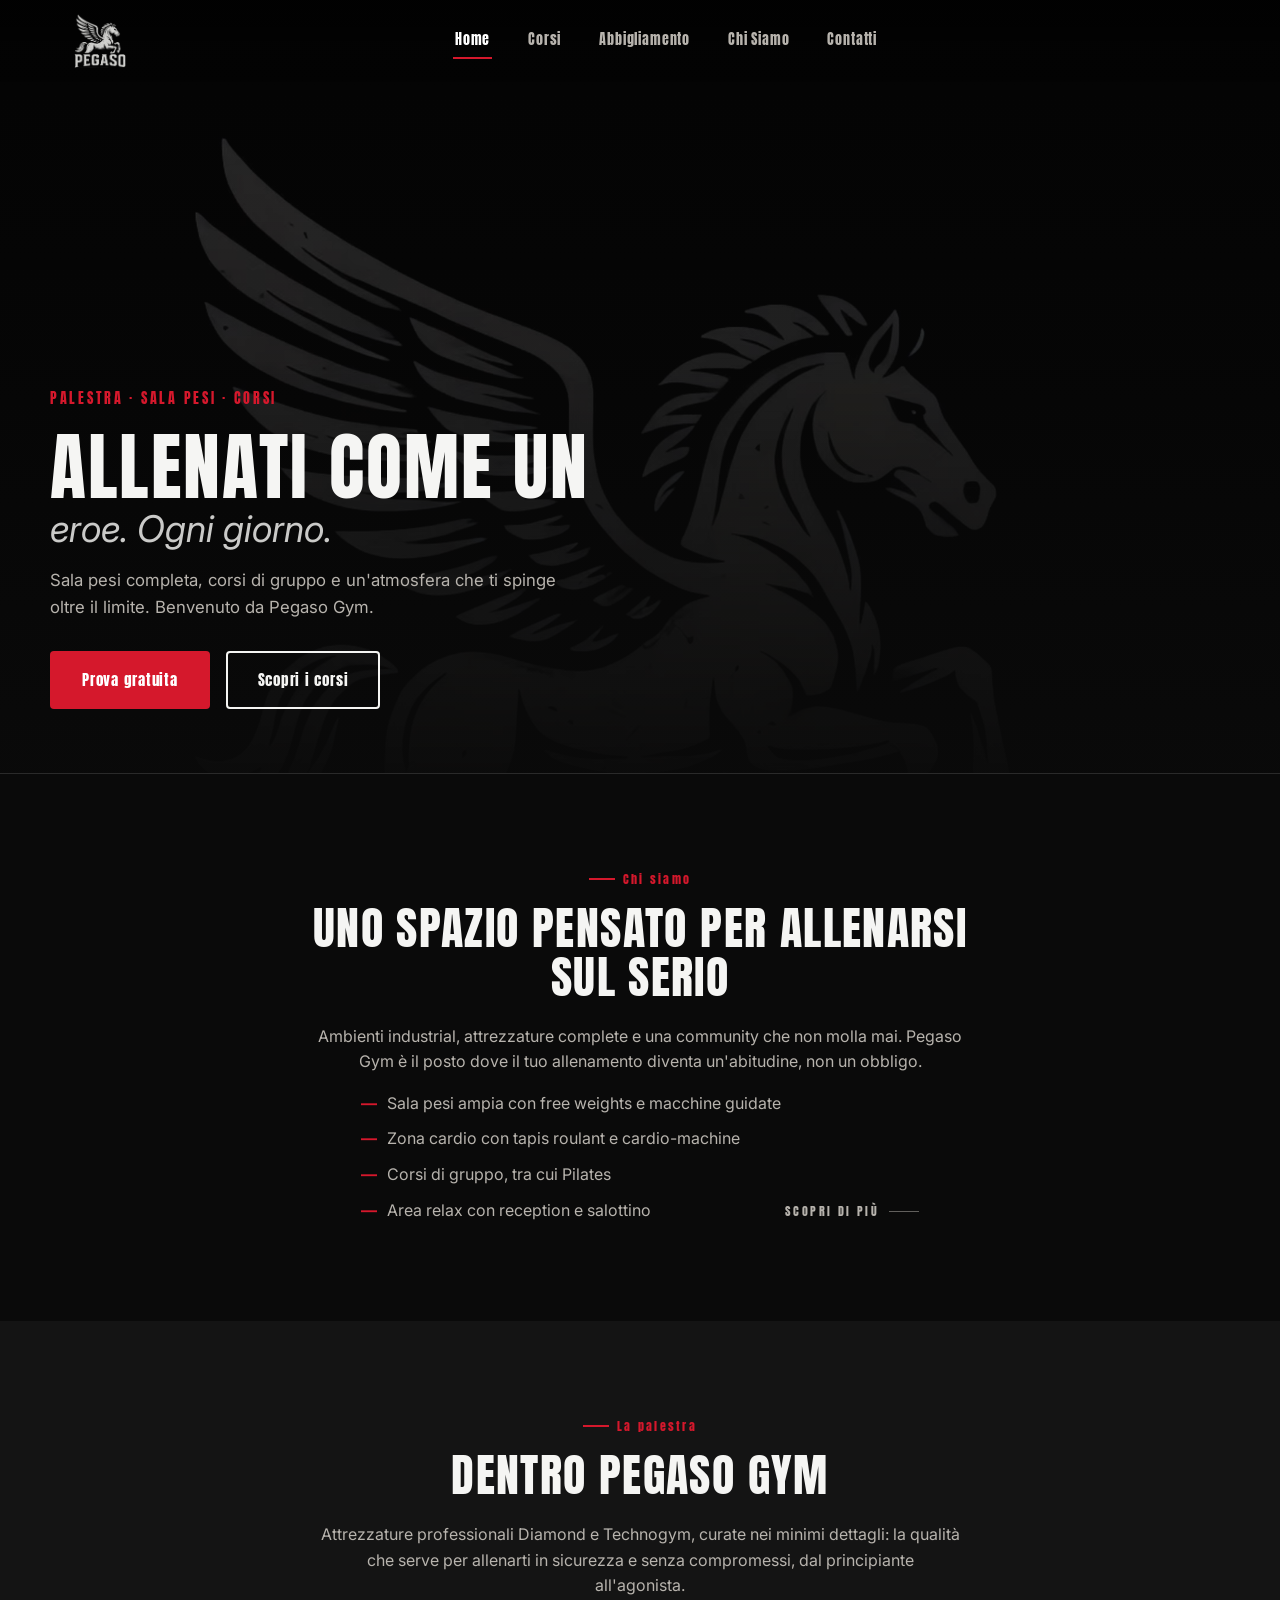
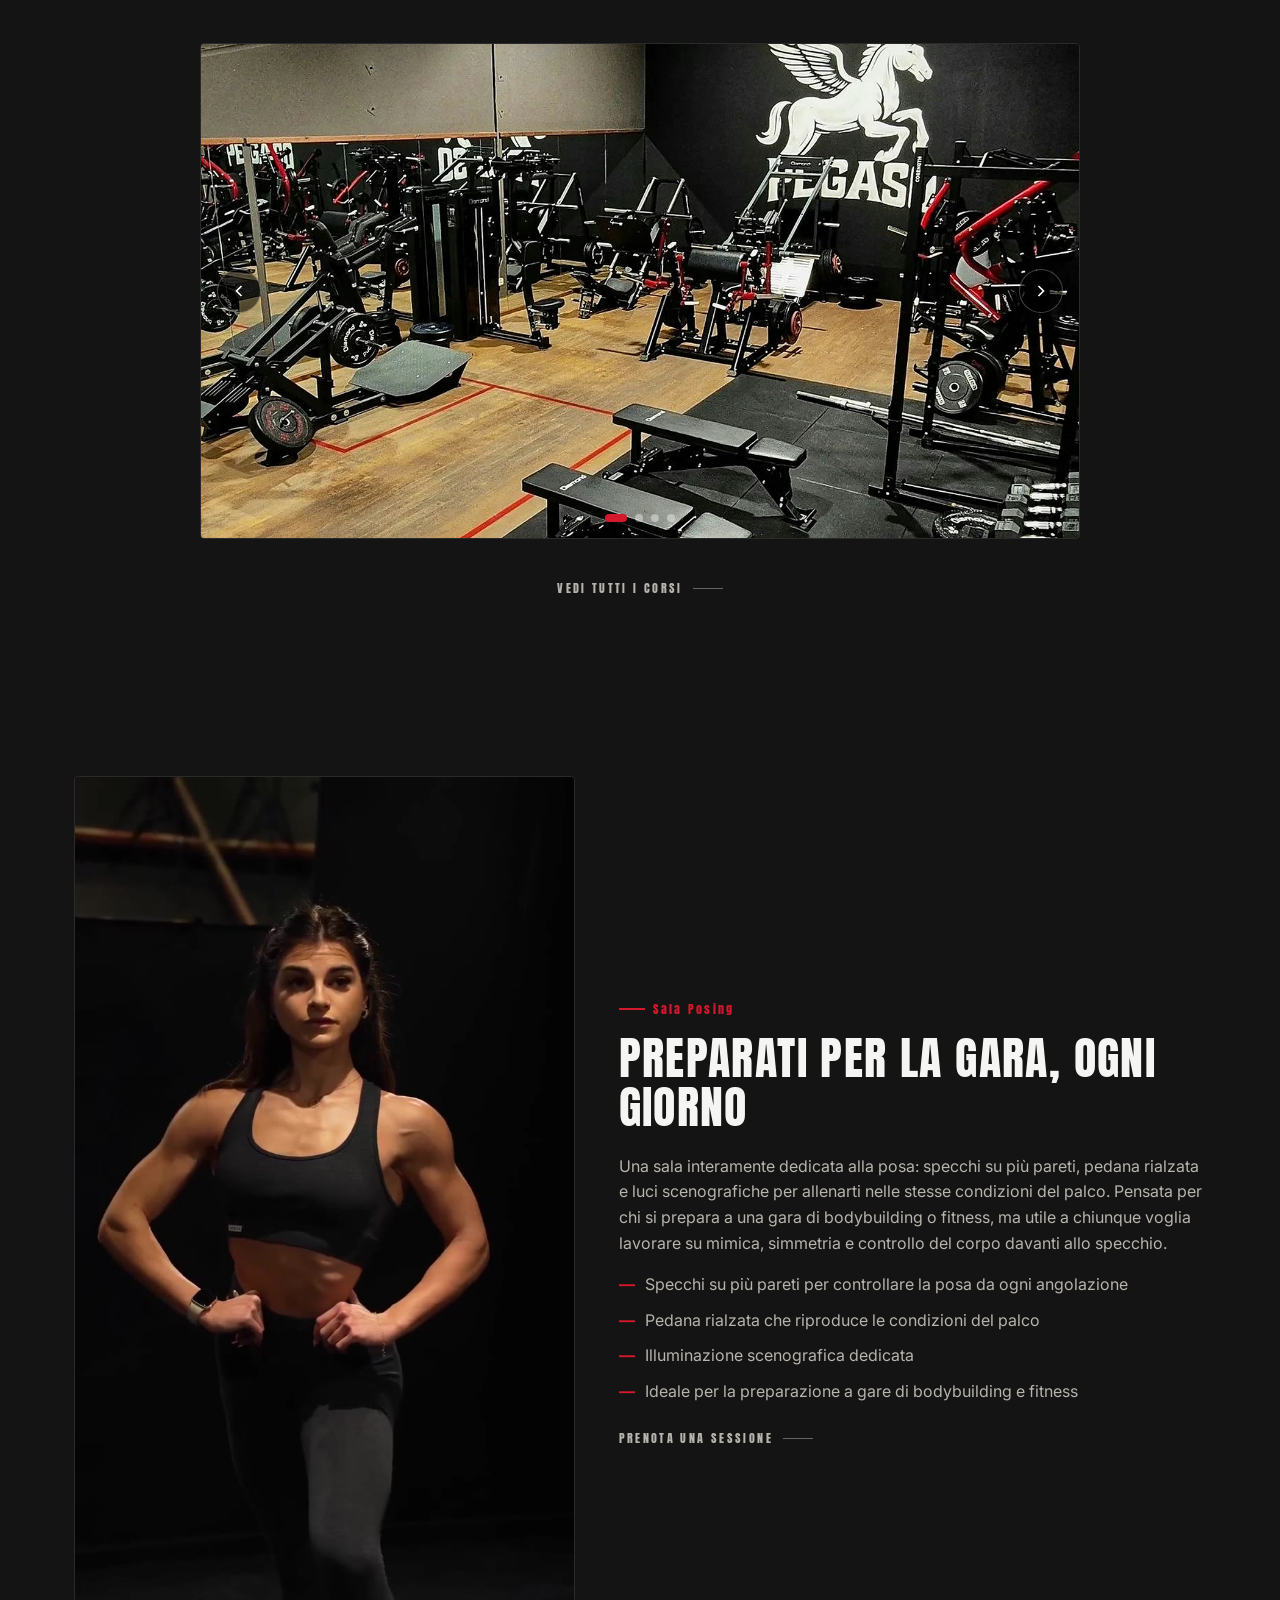
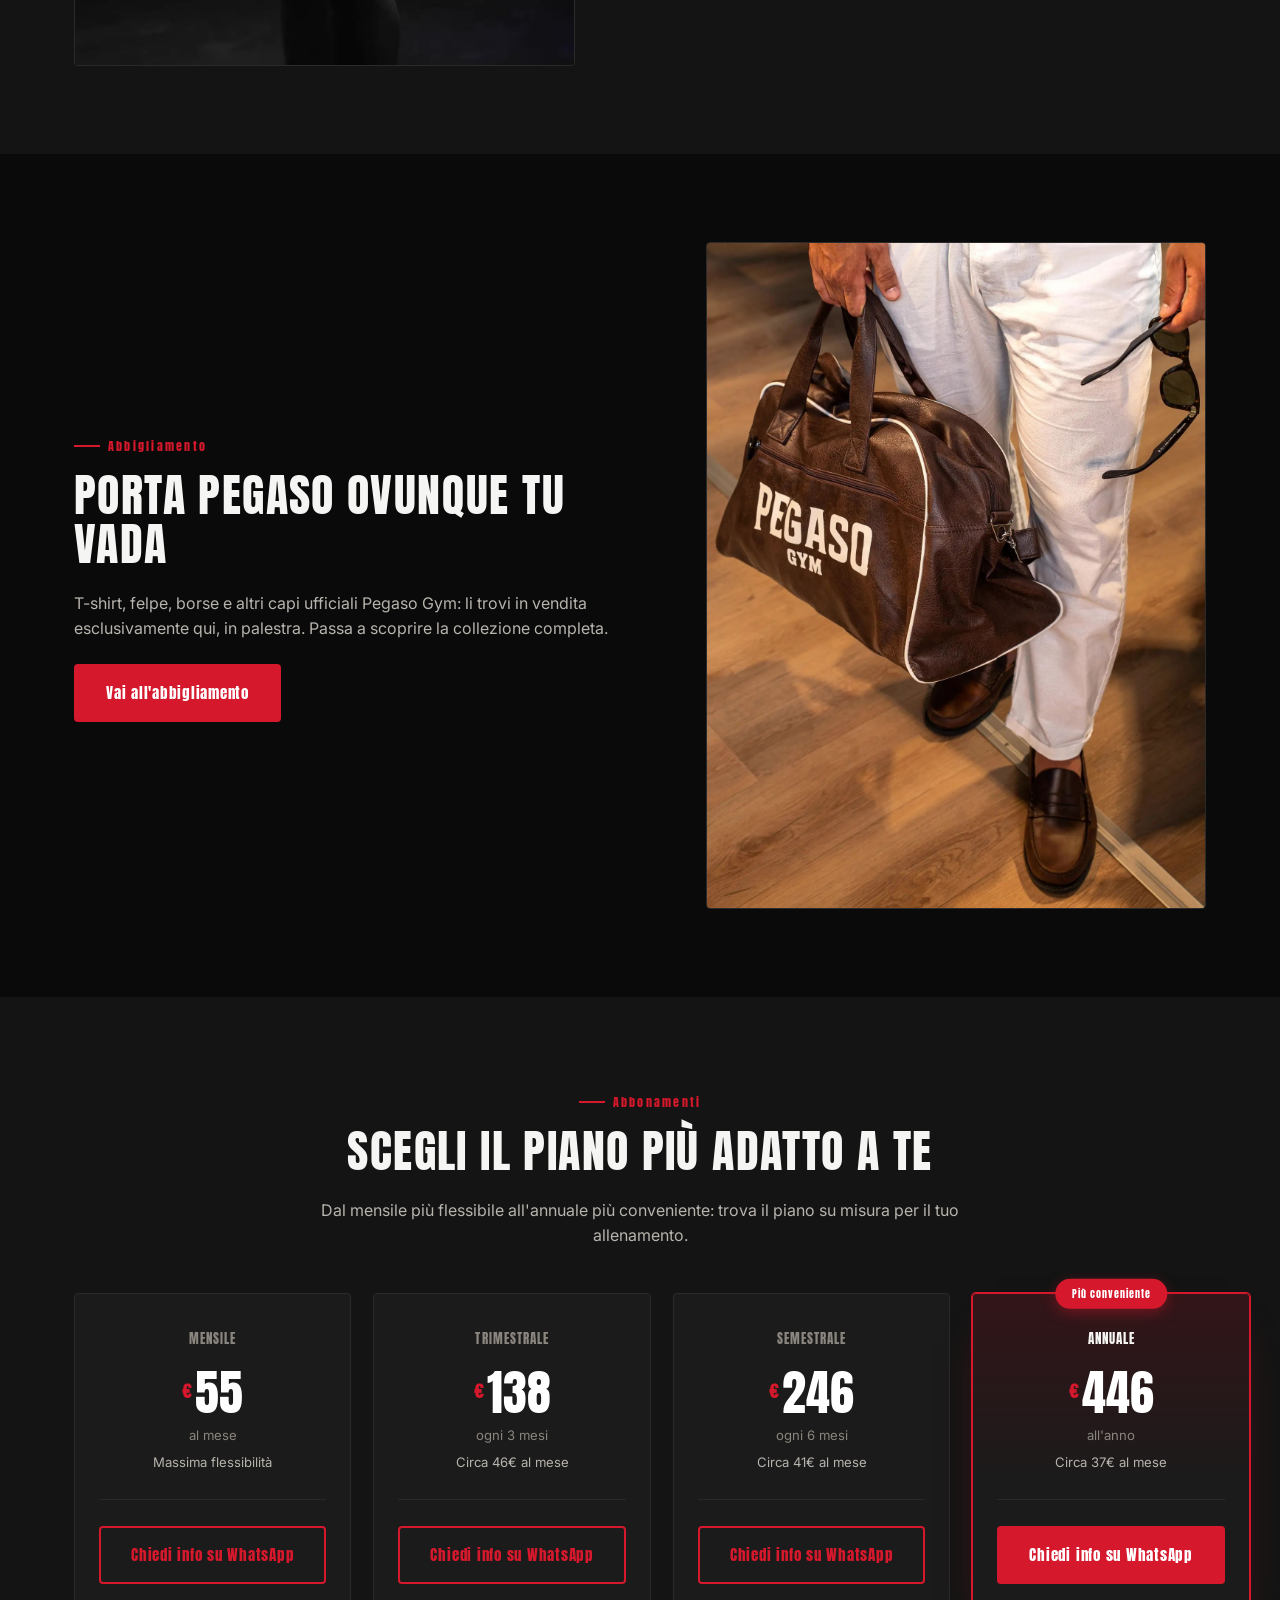
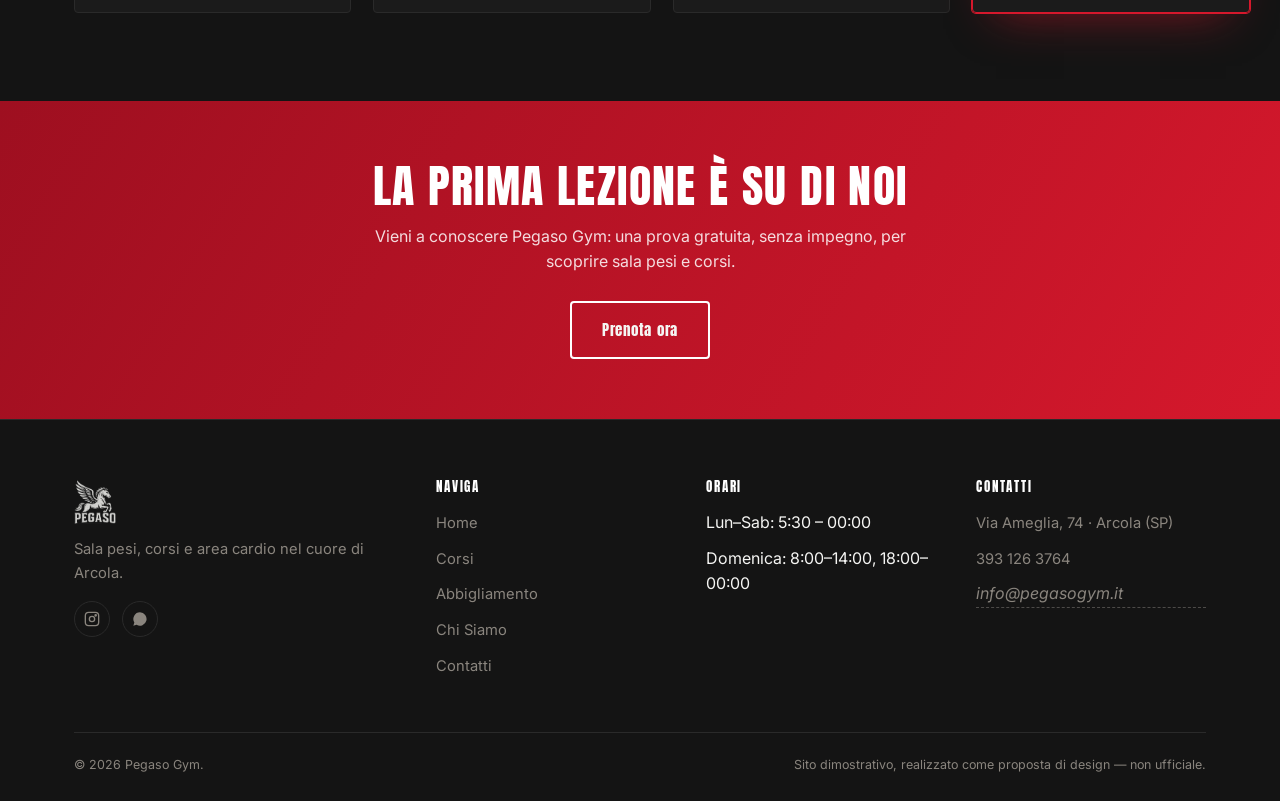
<file: index.html>
<!DOCTYPE html>
<html lang="it">
<head>
<meta charset="UTF-8">
<meta name="viewport" content="width=device-width, initial-scale=1.0">
<title>Pegaso Gym — Palestra</title>
<meta name="description" content="Pegaso Gym: sala pesi, corsi e area cardio. Iscriviti e prova la tua prima lezione gratuita.">
<link rel="icon" type="image/png" href="img/favicon-source.png">
<link rel="preconnect" href="https://fonts.googleapis.com">
<link rel="preconnect" href="https://fonts.gstatic.com" crossorigin>
<link href="https://fonts.googleapis.com/css2?family=Bevan&family=Anton&family=Inter:ital,wght@0,400;0,500;0,600;0,700;1,400&display=swap" rel="stylesheet">
<link rel="stylesheet" href="css/style.css">
</head>
<body>

<header class="site">
  <div class="nav-wrap">
    <a href="index.html" class="logo" aria-label="Pegaso Gym">
      <img src="img/logo-trasparente.png" alt="Pegaso Gym">
    </a>
    <nav class="main-nav" id="mainNav">
      <a href="index.html">Home</a>
      <a href="corsi.html">Corsi</a>
      <a href="abbigliamento.html">Abbigliamento</a>
      <a href="chi-siamo.html">Chi Siamo</a>
      <a href="contatti.html">Contatti</a>
    </nav>
    <div class="nav-actions">
      <a href="contatti.html" class="btn btn-primary btn-sm" style="display:none" id="ctaDesktop">Iscriviti</a>
      <button class="hamburger" id="hamburger" aria-label="Menu"><span></span><span></span><span></span></button>
    </div>
  </div>
</header>

<section class="hero">
  <video class="hero-video" autoplay muted loop playsinline webkit-playsinline poster="img/hero-video-poster.jpg">
    <source src="video/pegaso-hero.webm" type="video/webm">
    <source src="video/pegaso-hero.mp4" type="video/mp4">
  </video>
  <button class="hero-play-hint" id="heroPlayHint" type="button" aria-label="Attiva il video">
    <svg width="22" height="22" viewBox="0 0 24 24" fill="currentColor"><path d="M8 5v14l11-7z"/></svg>
    <span>Tocca per avviare il video</span>
  </button>
  <div class="container hero-inner">
    <div class="hero-tag">PALESTRA · SALA PESI · CORSI</div>
    <h1>Allenati come un<br><em>eroe. Ogni giorno.</em></h1>
    <p class="lead">Sala pesi completa, corsi di gruppo e un'atmosfera che ti spinge oltre il limite. Benvenuto da Pegaso Gym.</p>
    <div class="hero-cta">
      <a href="contatti.html" class="btn btn-primary">Prova gratuita</a>
      <a href="corsi.html" class="btn btn-outline">Scopri i corsi</a>
    </div>
  </div>
</section>

<section class="section">
  <div class="container">
    <div class="feature-row text-only">
      <div class="copy">
        <div class="eyebrow">Chi siamo</div>
        <h2>Uno spazio pensato per allenarsi sul serio</h2>
        <p>Ambienti industrial, attrezzature complete e una community che non molla mai. Pegaso Gym è il posto dove il tuo allenamento diventa un'abitudine, non un obbligo.</p>
        <ul class="checklist">
          <li>Sala pesi ampia con free weights e macchine guidate</li>
          <li>Zona cardio con tapis roulant e cardio-machine</li>
          <li>Corsi di gruppo, tra cui Pilates</li>
          <li>Area relax con reception e salottino</li>
        </ul>
        <a href="chi-siamo.html" class="link-minimal" style="margin-top:14px;">Scopri di più</a>
      </div>
    </div>
  </div>
</section>

<section class="section section--alt carousel-section">
  <div class="container">
    <div class="section-head center">
      <div class="eyebrow" style="justify-content:center;">La palestra</div>
      <h2>Dentro Pegaso Gym</h2>
      <p class="carousel-intro">Attrezzature professionali Diamond e Technogym, curate nei minimi dettagli: la qualità che serve per allenarti in sicurezza e senza compromessi, dal principiante all'agonista.</p>
    </div>
    <div class="carousel" id="gymCarousel">
      <div class="carousel-track">
        <div class="carousel-slide"><img src="img/gym-carousel-1.jpg" alt="Sala pesi Pegaso Gym con attrezzature Diamond"></div>
        <div class="carousel-slide"><img src="img/gym-carousel-2.jpg" alt="Zona pesi liberi e rack Pegaso Gym"></div>
        <div class="carousel-slide"><img src="img/gym-carousel-3.jpg" alt="Sala cardio con macchinari Technogym"></div>
        <div class="carousel-slide"><img src="img/gym-carousel-4.jpg" alt="Panoramica sala pesi Pegaso Gym"></div>
      </div>
      <button class="carousel-arrow prev" id="carouselPrev" type="button" aria-label="Immagine precedente">
        <svg width="20" height="20" viewBox="0 0 24 24" fill="none" stroke="currentColor" stroke-width="2"><path d="M15 18l-6-6 6-6"/></svg>
      </button>
      <button class="carousel-arrow next" id="carouselNext" type="button" aria-label="Immagine successiva">
        <svg width="20" height="20" viewBox="0 0 24 24" fill="none" stroke="currentColor" stroke-width="2"><path d="M9 18l6-6-6-6"/></svg>
      </button>
      <div class="carousel-dots" id="carouselDots"></div>
    </div>
    <div class="text-center" style="margin-top:36px;">
      <a href="corsi.html" class="link-minimal" style="justify-content:center;">Vedi tutti i corsi</a>
    </div>
  </div>
</section>

<section class="section section--alt">
  <div class="container">
    <div class="feature-row">
      <div class="media media-video" style="aspect-ratio: 720 / 1280;">
        <video src="video/sala-posing-corso.mp4" poster="img/sala-posing-video-poster.jpg" autoplay muted loop playsinline preload="auto" aria-label="Video della sala posing Pegaso Gym"></video>
      </div>
      <div class="copy">
        <div class="eyebrow">Sala Posing</div>
        <h2>Preparati per la gara, ogni giorno</h2>
        <p>Una sala interamente dedicata alla posa: specchi su più pareti, pedana rialzata e luci scenografiche per allenarti nelle stesse condizioni del palco. Pensata per chi si prepara a una gara di bodybuilding o fitness, ma utile a chiunque voglia lavorare su mimica, simmetria e controllo del corpo davanti allo specchio.</p>
        <ul class="checklist">
          <li>Specchi su più pareti per controllare la posa da ogni angolazione</li>
          <li>Pedana rialzata che riproduce le condizioni del palco</li>
          <li>Illuminazione scenografica dedicata</li>
          <li>Ideale per la preparazione a gare di bodybuilding e fitness</li>
        </ul>
        <a href="contatti.html" class="link-minimal" style="margin-top:14px;">Prenota una sessione</a>
      </div>
    </div>
  </div>
</section>

<section class="section">
  <div class="container">
    <div class="feature-row reverse">
      <div class="media"><img src="img/lux-bag-hip.jpg" alt="Borsa Pegaso Gym"></div>
      <div class="copy">
        <div class="eyebrow">Abbigliamento</div>
        <h2>Porta Pegaso ovunque tu vada</h2>
        <p>T-shirt, felpe, borse e altri capi ufficiali Pegaso Gym: li trovi in vendita esclusivamente qui, in palestra. Passa a scoprire la collezione completa.</p>
        <a href="abbigliamento.html" class="btn btn-primary" style="margin-top:6px;">Vai all'abbigliamento</a>
      </div>
    </div>
  </div>
</section>

<section class="section section--alt">
  <div class="container">
    <div class="section-head center">
      <div class="eyebrow" style="justify-content:center;">Abbonamenti</div>
      <h2>Scegli il piano più adatto a te</h2>
      <p class="carousel-intro">Dal mensile più flessibile all'annuale più conveniente: trova il piano su misura per il tuo allenamento.</p>
    </div>
    <div class="pricing-grid">
      <div class="card price-card">
        <div class="card-body">
          <div class="price-name">Mensile</div>
          <div class="price-value"><sup>€</sup>55</div>
          <div class="price-period">al mese</div>
          <div class="price-note">Massima flessibilità</div>
          <a href="https://wa.me/393931263764?text=Ciao%21%20Vorrei%20informazioni%20sull%27abbonamento%20mensile." target="_blank" rel="noopener" class="btn btn-outline-red">Chiedi info su WhatsApp</a>
        </div>
      </div>
      <div class="card price-card">
        <div class="card-body">
          <div class="price-name">Trimestrale</div>
          <div class="price-value"><sup>€</sup>138</div>
          <div class="price-period">ogni 3 mesi</div>
          <div class="price-note">Circa 46€ al mese</div>
          <a href="https://wa.me/393931263764?text=Ciao%21%20Vorrei%20informazioni%20sull%27abbonamento%20trimestrale." target="_blank" rel="noopener" class="btn btn-outline-red">Chiedi info su WhatsApp</a>
        </div>
      </div>
      <div class="card price-card">
        <div class="card-body">
          <div class="price-name">Semestrale</div>
          <div class="price-value"><sup>€</sup>246</div>
          <div class="price-period">ogni 6 mesi</div>
          <div class="price-note">Circa 41€ al mese</div>
          <a href="https://wa.me/393931263764?text=Ciao%21%20Vorrei%20informazioni%20sull%27abbonamento%20semestrale." target="_blank" rel="noopener" class="btn btn-outline-red">Chiedi info su WhatsApp</a>
        </div>
      </div>
      <div class="card price-card featured">
        <div class="price-badge">Più conveniente</div>
        <div class="card-body">
          <div class="price-name">Annuale</div>
          <div class="price-value"><sup>€</sup>446</div>
          <div class="price-period">all'anno</div>
          <div class="price-note">Circa 37€ al mese</div>
          <a href="https://wa.me/393931263764?text=Ciao%21%20Vorrei%20informazioni%20sull%27abbonamento%20annuale." target="_blank" rel="noopener" class="btn btn-primary">Chiedi info su WhatsApp</a>
        </div>
      </div>
    </div>
  </div>
</section>

<section class="cta-band">
  <div class="container">
    <h2>La prima lezione è su di noi</h2>
    <p>Vieni a conoscere Pegaso Gym: una prova gratuita, senza impegno, per scoprire sala pesi e corsi.</p>
    <a href="contatti.html" class="btn btn-outline">Prenota ora</a>
  </div>
</section>

<footer class="site">
  <div class="container">
    <div class="footer-grid">
      <div>
        <div class="footer-logo">
          <img src="img/logo-trasparente.png" alt="Pegaso Gym">
        </div>
        <p>Sala pesi, corsi e area cardio nel cuore di Arcola.</p>
        <div class="social-row">
          <a href="https://instagram.com/palestra_pegaso" target="_blank" rel="noopener" aria-label="Instagram">
            <svg width="16" height="16" viewBox="0 0 24 24" fill="none" stroke="currentColor" stroke-width="2"><rect x="2" y="2" width="20" height="20" rx="5"/><circle cx="12" cy="12" r="4"/><circle cx="17.5" cy="6.5" r="1"/></svg>
          </a>
          <a href="https://wa.me/393931263764" target="_blank" rel="noopener" aria-label="WhatsApp">
            <svg width="16" height="16" viewBox="0 0 24 24" fill="currentColor"><path d="M17.5 14.4c-.3-.1-1.7-.8-2-.9-.3-.1-.5-.1-.6.1-.2.3-.7.9-.9 1-.1.2-.3.2-.6.1-.9-.4-1.7-.9-2.4-1.6-.6-.6-1.2-1.3-1.6-2.1-.1-.3 0-.4.1-.6.1-.1.3-.3.4-.5.1-.1.2-.3.2-.5.1-.2 0-.4 0-.5-.1-.1-.6-1.5-.8-2-.2-.5-.4-.4-.6-.5h-.5c-.2 0-.5.1-.7.3-.7.7-1.1 1.5-1.1 2.5.1 1.2.5 2.3 1.3 3.3 1.4 2 3.3 3.5 5.5 4.3 1.8.6 2.5.4 3-.1.6-.6 1-1.4 1.1-2.2 0-.1 0-.3-.2-.4z"/><path d="M12 2a10 10 0 00-8.5 15.2L2 22l4.9-1.3A10 10 0 1012 2z"/></svg>
          </a>
        </div>
      </div>
      <div>
        <h4>Naviga</h4>
        <ul>
          <li><a href="index.html">Home</a></li>
          <li><a href="corsi.html">Corsi</a></li>
          <li><a href="abbigliamento.html">Abbigliamento</a></li>
          <li><a href="chi-siamo.html">Chi Siamo</a></li>
          <li><a href="contatti.html">Contatti</a></li>
        </ul>
      </div>
      <div>
        <h4>Orari</h4>
        <ul>
          <li>Lun–Sab: 5:30 – 00:00</li>
          <li>Domenica: 8:00–14:00, 18:00–00:00</li>
        </ul>
      </div>
      <div>
        <h4>Contatti</h4>
        <ul>
          <li><a href="https://maps.app.goo.gl/AfYJcQ6Tn7Trak3XA" target="_blank" rel="noopener">Via Ameglia, 74 · Arcola (SP)</a></li>
          <li><a href="tel:+393931263764">393 126 3764</a></li>
          <li class="tbd">info@pegasogym.it</li>
        </ul>
      </div>
    </div>
    <div class="footer-bottom">
      <span>© 2026 Pegaso Gym.</span>
      <span>Sito dimostrativo, realizzato come proposta di design — non ufficiale.</span>
    </div>
  </div>
</footer>


<script src="js/main.js"></script>
</body>
</html>
</file>
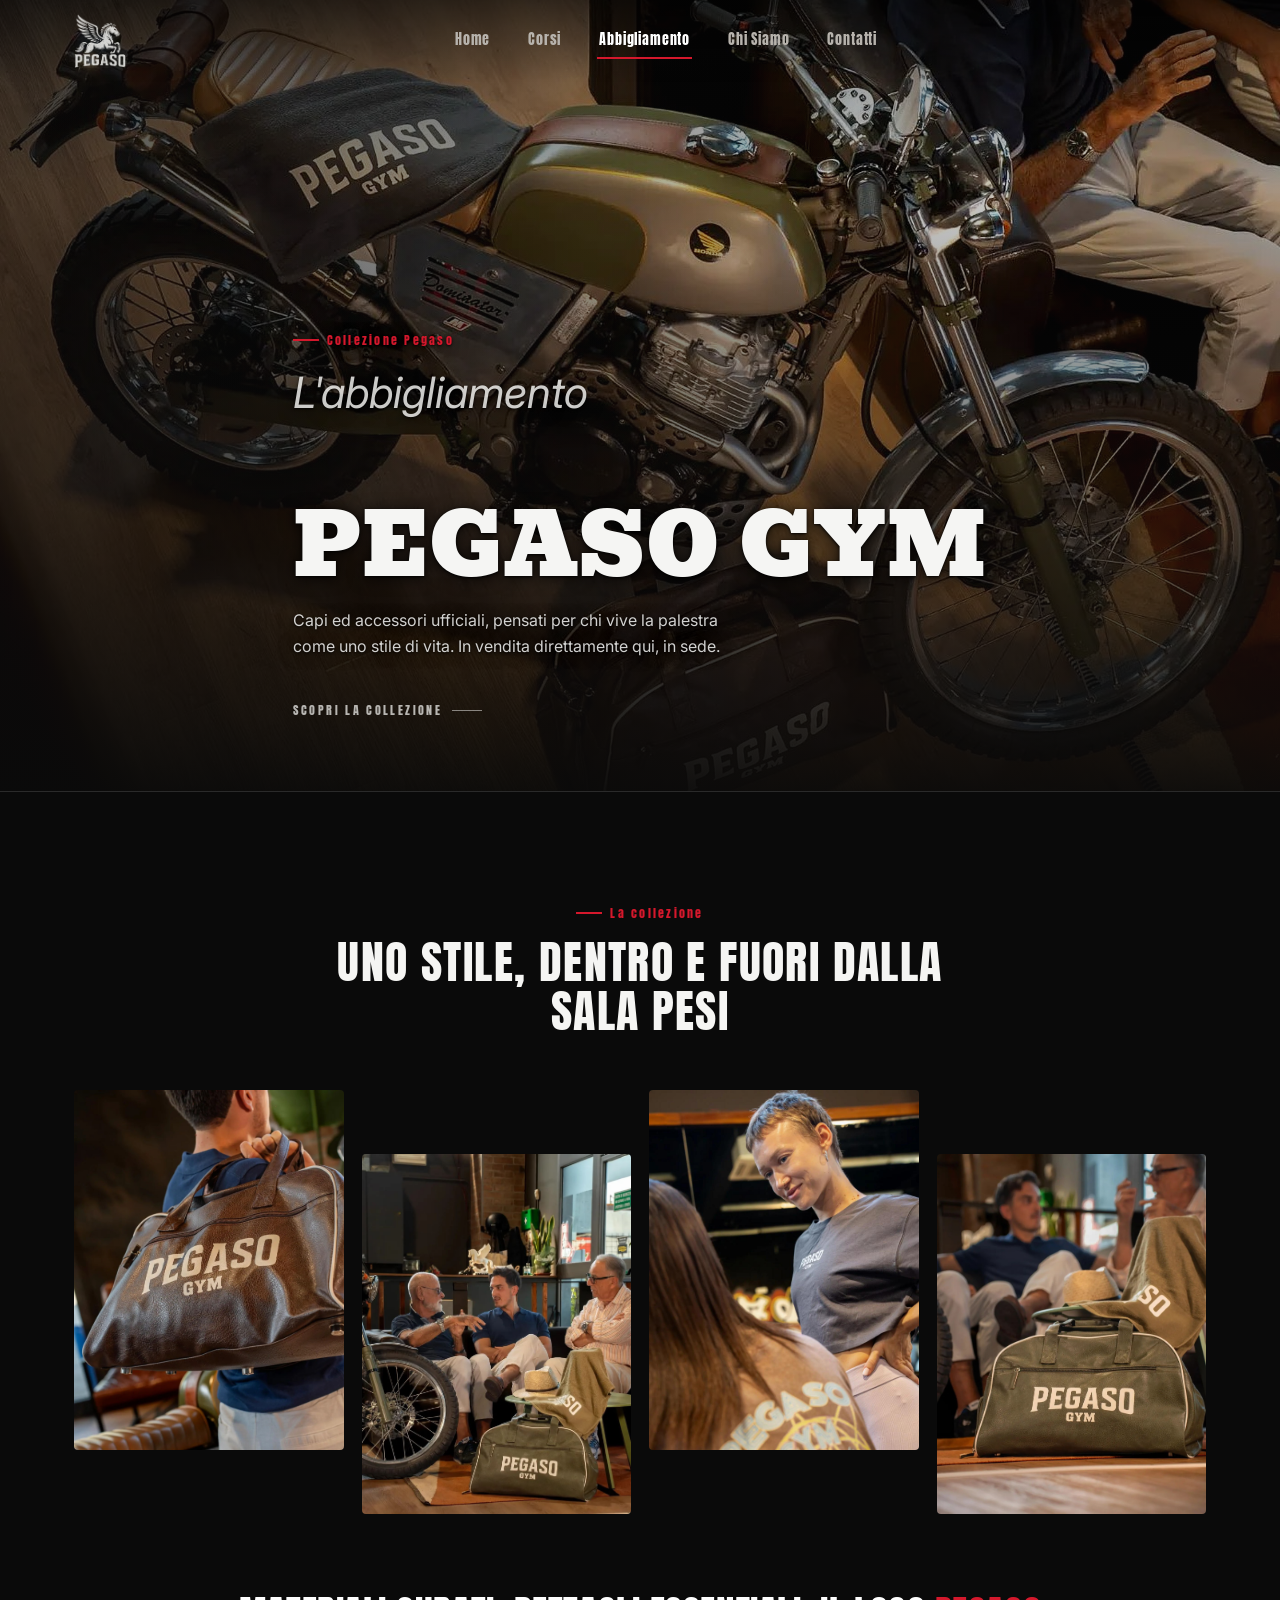
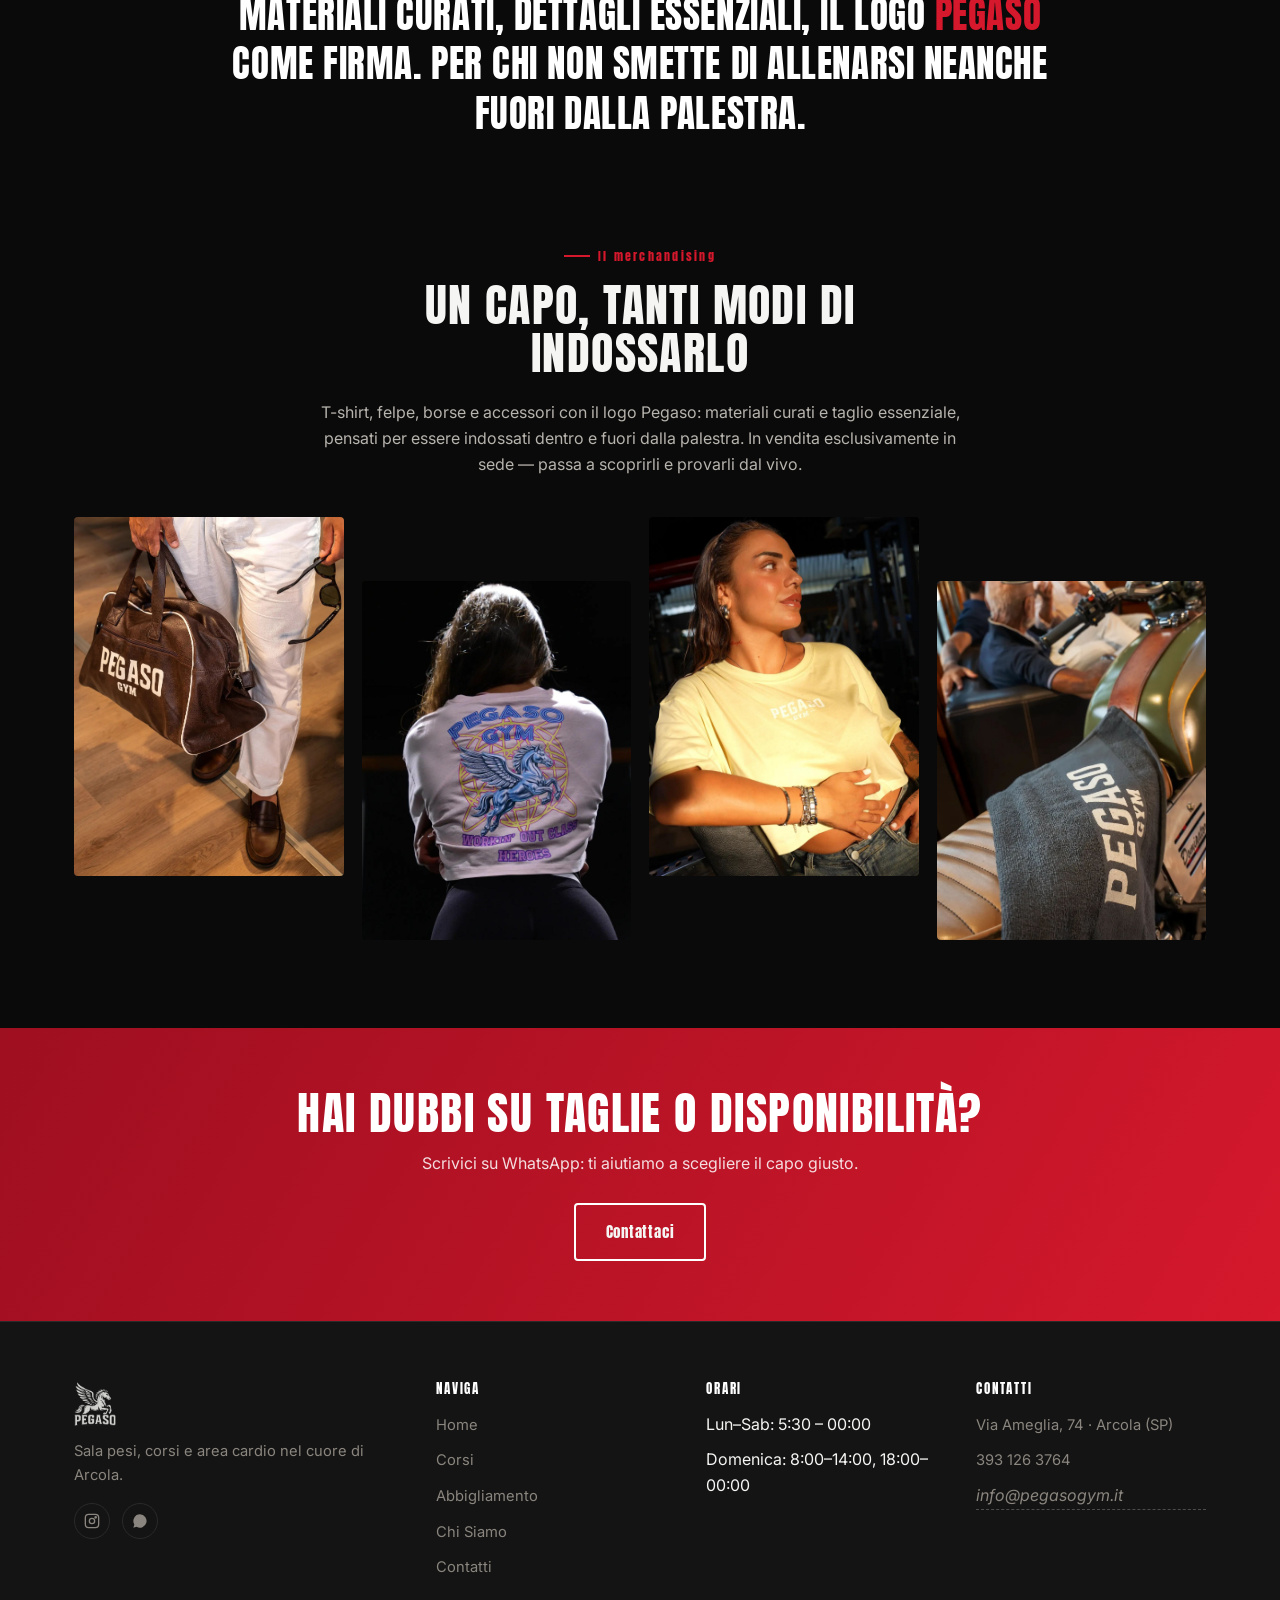
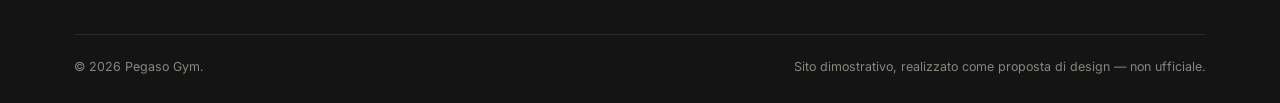
<file: abbigliamento.html>
<!DOCTYPE html>
<html lang="it">
<head>
<meta charset="UTF-8">
<meta name="viewport" content="width=device-width, initial-scale=1.0">
<title>Abbigliamento — Pegaso Gym</title>
<meta name="description" content="L'abbigliamento e gli accessori ufficiali Pegaso Gym: t-shirt, felpe e borse, in vendita esclusivamente in palestra.">
<link rel="icon" type="image/png" href="img/favicon-source.png">
<link rel="preconnect" href="https://fonts.googleapis.com">
<link rel="preconnect" href="https://fonts.gstatic.com" crossorigin>
<link href="https://fonts.googleapis.com/css2?family=Bevan&family=Anton&family=Inter:ital,wght@0,400;0,500;0,600;0,700;1,400&display=swap" rel="stylesheet">
<link rel="stylesheet" href="css/style.css">
</head>
<body>

<header class="site">
  <div class="nav-wrap">
    <a href="index.html" class="logo" aria-label="Pegaso Gym">
      <img src="img/logo-trasparente.png" alt="Pegaso Gym">
    </a>
    <nav class="main-nav" id="mainNav">
      <a href="index.html">Home</a>
      <a href="corsi.html">Corsi</a>
      <a href="abbigliamento.html">Abbigliamento</a>
      <a href="chi-siamo.html">Chi Siamo</a>
      <a href="contatti.html">Contatti</a>
    </nav>
    <div class="nav-actions">
      <button class="hamburger" id="hamburger" aria-label="Menu"><span></span><span></span><span></span></button>
    </div>
  </div>
</header>

<section class="lux-hero" style="background-image:url('img/lux-moto-scene.jpg');">
  <div class="container">
    <div class="eyebrow">Collezione Pegaso</div>
    <h1><em>L'abbigliamento</em><br>Pegaso Gym</h1>
    <p class="lead">Capi ed accessori ufficiali, pensati per chi vive la palestra come uno stile di vita. In vendita direttamente qui, in sede.</p>
    <div class="lux-scroll-cue">Scopri la collezione</div>
  </div>
</section>

<section class="section lookbook">
  <div class="container">
    <div class="section-head">
      <div class="eyebrow" style="justify-content:center;">La collezione</div>
      <h2>Uno stile, dentro e fuori dalla sala pesi</h2>
    </div>
    <div class="lookbook-grid">
      <div class="lookbook-item"><img src="img/lux-bag-shoulder.jpg" alt="Borsa Pegaso Gym indossata a spalla"></div>
      <div class="lookbook-item offset"><img src="img/lux-group-scene.jpg" alt="Accessori Pegaso Gym in un momento di vita quotidiana"></div>
      <div class="lookbook-item"><img src="img/lux-tee-grey.jpg" alt="T-shirt Pegaso Gym grigia"></div>
      <div class="lookbook-item offset"><img src="img/lux-bag-green-detail.jpg" alt="Dettaglio borsa Pegaso Gym verde"></div>
    </div>
  </div>
</section>

<section class="editorial-statement">
  <div class="container">
    <p>Materiali curati, dettagli essenziali, il logo <span>Pegaso</span> come firma. Per chi non smette di allenarsi neanche fuori dalla palestra.</p>
  </div>
</section>

<section class="section" style="padding-top:0;">
  <div class="container">
    <div class="section-head" style="max-width:640px; margin:0 auto 40px; text-align:center;">
      <div class="eyebrow" style="justify-content:center;">Il merchandising</div>
      <h2>Un capo, tanti modi di indossarlo</h2>
      <p class="carousel-intro">T-shirt, felpe, borse e accessori con il logo Pegaso: materiali curati e taglio essenziale, pensati per essere indossati dentro e fuori dalla palestra. In vendita esclusivamente in sede — passa a scoprirli e provarli dal vivo.</p>
    </div>

    <div class="lookbook-grid" id="shopGrid"></div>
  </div>
</section>

<section class="cta-band">
  <div class="container">
    <h2>Hai dubbi su taglie o disponibilità?</h2>
    <p>Scrivici su WhatsApp: ti aiutiamo a scegliere il capo giusto.</p>
    <a href="contatti.html" class="btn btn-outline">Contattaci</a>
  </div>
</section>

<footer class="site">
  <div class="container">
    <div class="footer-grid">
      <div>
        <div class="footer-logo">
          <img src="img/logo-trasparente.png" alt="Pegaso Gym">
        </div>
        <p>Sala pesi, corsi e area cardio nel cuore di Arcola.</p>
        <div class="social-row">
          <a href="https://instagram.com/palestra_pegaso" target="_blank" rel="noopener" aria-label="Instagram">
            <svg width="16" height="16" viewBox="0 0 24 24" fill="none" stroke="currentColor" stroke-width="2"><rect x="2" y="2" width="20" height="20" rx="5"/><circle cx="12" cy="12" r="4"/><circle cx="17.5" cy="6.5" r="1"/></svg>
          </a>
          <a href="https://wa.me/393931263764" target="_blank" rel="noopener" aria-label="WhatsApp">
            <svg width="16" height="16" viewBox="0 0 24 24" fill="currentColor"><path d="M17.5 14.4c-.3-.1-1.7-.8-2-.9-.3-.1-.5-.1-.6.1-.2.3-.7.9-.9 1-.1.2-.3.2-.6.1-.9-.4-1.7-.9-2.4-1.6-.6-.6-1.2-1.3-1.6-2.1-.1-.3 0-.4.1-.6.1-.1.3-.3.4-.5.1-.1.2-.3.2-.5.1-.2 0-.4 0-.5-.1-.1-.6-1.5-.8-2-.2-.5-.4-.4-.6-.5h-.5c-.2 0-.5.1-.7.3-.7.7-1.1 1.5-1.1 2.5.1 1.2.5 2.3 1.3 3.3 1.4 2 3.3 3.5 5.5 4.3 1.8.6 2.5.4 3-.1.6-.6 1-1.4 1.1-2.2 0-.1 0-.3-.2-.4z"/><path d="M12 2a10 10 0 00-8.5 15.2L2 22l4.9-1.3A10 10 0 1012 2z"/></svg>
          </a>
        </div>
      </div>
      <div>
        <h4>Naviga</h4>
        <ul>
          <li><a href="index.html">Home</a></li>
          <li><a href="corsi.html">Corsi</a></li>
          <li><a href="abbigliamento.html">Abbigliamento</a></li>
          <li><a href="chi-siamo.html">Chi Siamo</a></li>
          <li><a href="contatti.html">Contatti</a></li>
        </ul>
      </div>
      <div>
        <h4>Orari</h4>
        <ul>
          <li>Lun–Sab: 5:30 – 00:00</li>
          <li>Domenica: 8:00–14:00, 18:00–00:00</li>
        </ul>
      </div>
      <div>
        <h4>Contatti</h4>
        <ul>
          <li><a href="https://maps.app.goo.gl/AfYJcQ6Tn7Trak3XA" target="_blank" rel="noopener">Via Ameglia, 74 · Arcola (SP)</a></li>
          <li><a href="tel:+393931263764">393 126 3764</a></li>
          <li class="tbd">info@pegasogym.it</li>
        </ul>
      </div>
    </div>
    <div class="footer-bottom">
      <span>© 2026 Pegaso Gym.</span>
      <span>Sito dimostrativo, realizzato come proposta di design — non ufficiale.</span>
    </div>
  </div>
</footer>


<script src="js/main.js"></script>
</body>
</html>
</file>
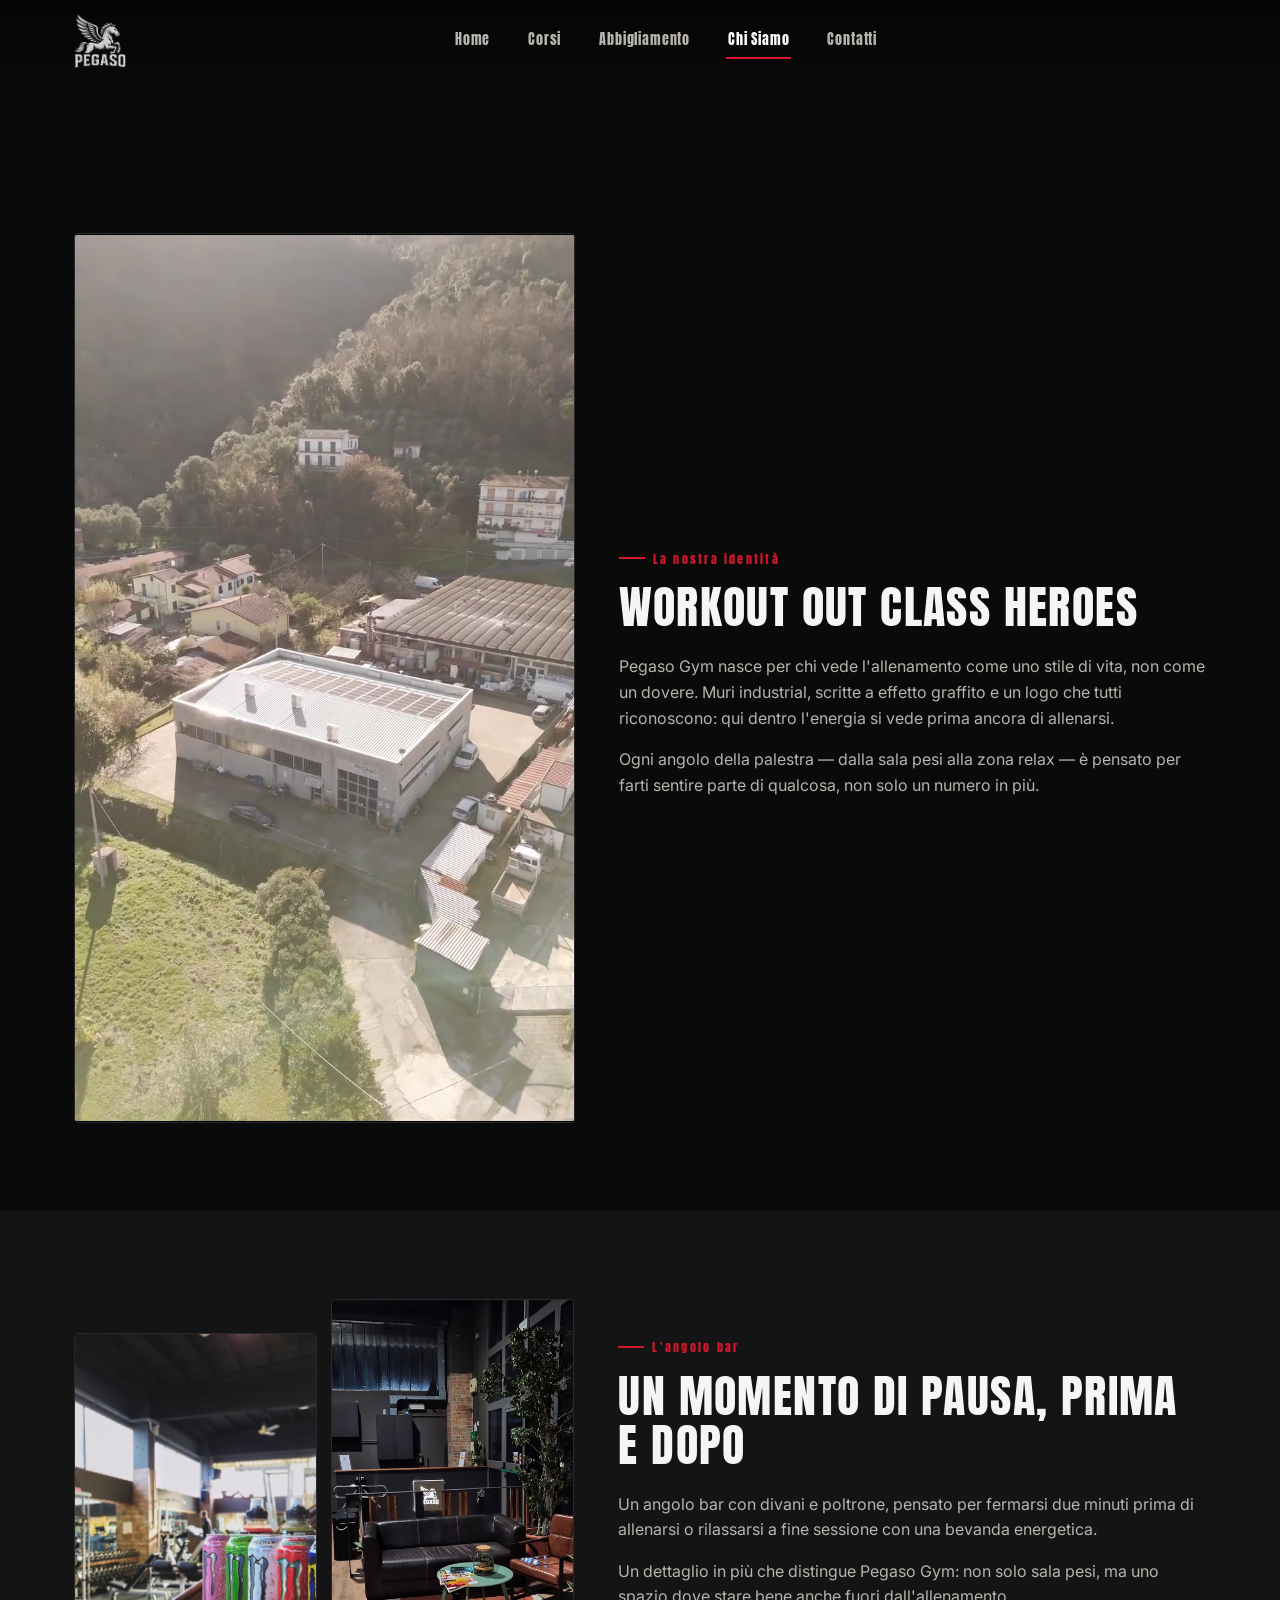
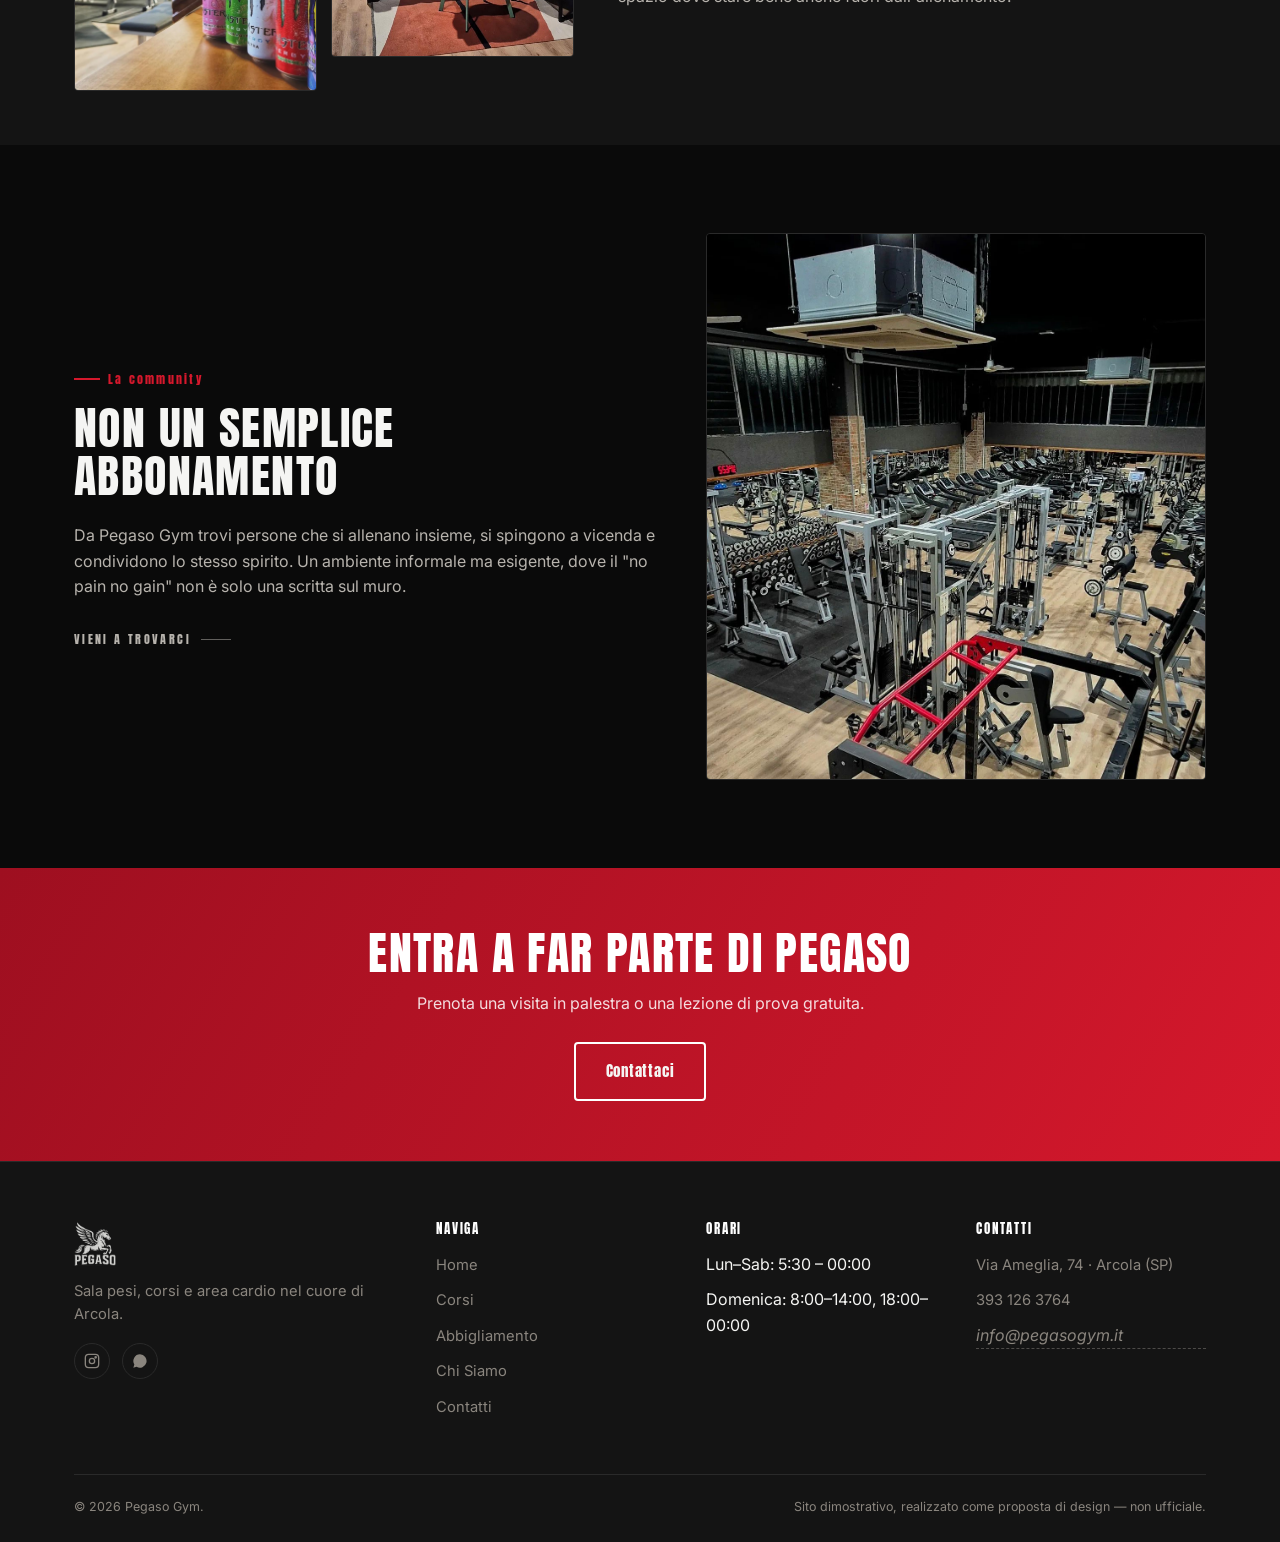
<file: chi-siamo.html>
<!DOCTYPE html>
<html lang="it">
<head>
<meta charset="UTF-8">
<meta name="viewport" content="width=device-width, initial-scale=1.0">
<title>Chi Siamo — Pegaso Gym</title>
<meta name="description" content="La storia e gli spazi di Pegaso Gym: sala pesi, corsi e community.">
<link rel="icon" type="image/png" href="img/favicon-source.png">
<link rel="preconnect" href="https://fonts.googleapis.com">
<link rel="preconnect" href="https://fonts.gstatic.com" crossorigin>
<link href="https://fonts.googleapis.com/css2?family=Bevan&family=Anton&family=Inter:ital,wght@0,400;0,500;0,600;0,700;1,400&display=swap" rel="stylesheet">
<link rel="stylesheet" href="css/style.css">
</head>
<body>

<header class="site">
  <div class="nav-wrap">
    <a href="index.html" class="logo" aria-label="Pegaso Gym">
      <img src="img/logo-trasparente.png" alt="Pegaso Gym">
    </a>
    <nav class="main-nav" id="mainNav">
      <a href="index.html">Home</a>
      <a href="corsi.html">Corsi</a>
      <a href="abbigliamento.html">Abbigliamento</a>
      <a href="chi-siamo.html">Chi Siamo</a>
      <a href="contatti.html">Contatti</a>
    </nav>
    <div class="nav-actions">
      <button class="hamburger" id="hamburger" aria-label="Menu"><span></span><span></span><span></span></button>
    </div>
  </div>
</header>

<section class="section" style="padding-top:150px;">
  <div class="container">
    <div class="feature-row">
      <div class="media media-video" style="aspect-ratio: 720 / 1280;">
        <video src="video/chi-siamo-corso.mp4" poster="img/chi-siamo-video-poster.jpg" autoplay muted loop playsinline preload="auto" aria-label="Video Pegaso Gym" style="object-fit: contain; background: #000;"></video>
      </div>
      <div class="copy">
        <div class="eyebrow">La nostra identità</div>
        <h2>Workout Out Class Heroes</h2>
        <p>Pegaso Gym nasce per chi vede l'allenamento come uno stile di vita, non come un dovere. Muri industrial, scritte a effetto graffito e un logo che tutti riconoscono: qui dentro l'energia si vede prima ancora di allenarsi.</p>
        <p>Ogni angolo della palestra — dalla sala pesi alla zona relax — è pensato per farti sentire parte di qualcosa, non solo un numero in più.</p>
      </div>
    </div>
  </div>
</section>

<section class="section section--alt">
  <div class="container">
    <div class="feature-row">
      <div class="media media-duo">
        <img src="img/interior-bar-drinks.jpg" alt="Angolo bar con bevande energetiche">
        <img src="img/interior-lounge-sofa.jpg" alt="Divani e area relax con logo Pegaso">
      </div>
      <div class="copy">
        <div class="eyebrow">L'angolo bar</div>
        <h2>Un momento di pausa, prima e dopo</h2>
        <p>Un angolo bar con divani e poltrone, pensato per fermarsi due minuti prima di allenarsi o rilassarsi a fine sessione con una bevanda energetica.</p>
        <p>Un dettaglio in più che distingue Pegaso Gym: non solo sala pesi, ma uno spazio dove stare bene anche fuori dall'allenamento.</p>
      </div>
    </div>
  </div>
</section>

<section class="section">
  <div class="container">
    <div class="feature-row reverse">
      <div class="media"><img src="img/interior-wide-2.jpg" alt="Vista della palestra"></div>
      <div class="copy">
        <div class="eyebrow">La community</div>
        <h2>Non un semplice abbonamento</h2>
        <p>Da Pegaso Gym trovi persone che si allenano insieme, si spingono a vicenda e condividono lo stesso spirito. Un ambiente informale ma esigente, dove il "no pain no gain" non è solo una scritta sul muro.</p>
        <a href="contatti.html" class="link-minimal" style="margin-top:14px;">Vieni a trovarci</a>
      </div>
    </div>
  </div>
</section>

<section class="cta-band">
  <div class="container">
    <h2>Entra a far parte di Pegaso</h2>
    <p>Prenota una visita in palestra o una lezione di prova gratuita.</p>
    <a href="contatti.html" class="btn btn-outline">Contattaci</a>
  </div>
</section>

<footer class="site">
  <div class="container">
    <div class="footer-grid">
      <div>
        <div class="footer-logo">
          <img src="img/logo-trasparente.png" alt="Pegaso Gym">
        </div>
        <p>Sala pesi, corsi e area cardio nel cuore di Arcola.</p>
        <div class="social-row">
          <a href="https://instagram.com/palestra_pegaso" target="_blank" rel="noopener" aria-label="Instagram">
            <svg width="16" height="16" viewBox="0 0 24 24" fill="none" stroke="currentColor" stroke-width="2"><rect x="2" y="2" width="20" height="20" rx="5"/><circle cx="12" cy="12" r="4"/><circle cx="17.5" cy="6.5" r="1"/></svg>
          </a>
          <a href="https://wa.me/393931263764" target="_blank" rel="noopener" aria-label="WhatsApp">
            <svg width="16" height="16" viewBox="0 0 24 24" fill="currentColor"><path d="M17.5 14.4c-.3-.1-1.7-.8-2-.9-.3-.1-.5-.1-.6.1-.2.3-.7.9-.9 1-.1.2-.3.2-.6.1-.9-.4-1.7-.9-2.4-1.6-.6-.6-1.2-1.3-1.6-2.1-.1-.3 0-.4.1-.6.1-.1.3-.3.4-.5.1-.1.2-.3.2-.5.1-.2 0-.4 0-.5-.1-.1-.6-1.5-.8-2-.2-.5-.4-.4-.6-.5h-.5c-.2 0-.5.1-.7.3-.7.7-1.1 1.5-1.1 2.5.1 1.2.5 2.3 1.3 3.3 1.4 2 3.3 3.5 5.5 4.3 1.8.6 2.5.4 3-.1.6-.6 1-1.4 1.1-2.2 0-.1 0-.3-.2-.4z"/><path d="M12 2a10 10 0 00-8.5 15.2L2 22l4.9-1.3A10 10 0 1012 2z"/></svg>
          </a>
        </div>
      </div>
      <div>
        <h4>Naviga</h4>
        <ul>
          <li><a href="index.html">Home</a></li>
          <li><a href="corsi.html">Corsi</a></li>
          <li><a href="abbigliamento.html">Abbigliamento</a></li>
          <li><a href="chi-siamo.html">Chi Siamo</a></li>
          <li><a href="contatti.html">Contatti</a></li>
        </ul>
      </div>
      <div>
        <h4>Orari</h4>
        <ul>
          <li>Lun–Sab: 5:30 – 00:00</li>
          <li>Domenica: 8:00–14:00, 18:00–00:00</li>
        </ul>
      </div>
      <div>
        <h4>Contatti</h4>
        <ul>
          <li><a href="https://maps.app.goo.gl/AfYJcQ6Tn7Trak3XA" target="_blank" rel="noopener">Via Ameglia, 74 · Arcola (SP)</a></li>
          <li><a href="tel:+393931263764">393 126 3764</a></li>
          <li class="tbd">info@pegasogym.it</li>
        </ul>
      </div>
    </div>
    <div class="footer-bottom">
      <span>© 2026 Pegaso Gym.</span>
      <span>Sito dimostrativo, realizzato come proposta di design — non ufficiale.</span>
    </div>
  </div>
</footer>


<script src="js/main.js"></script>
</body>
</html>
</file>
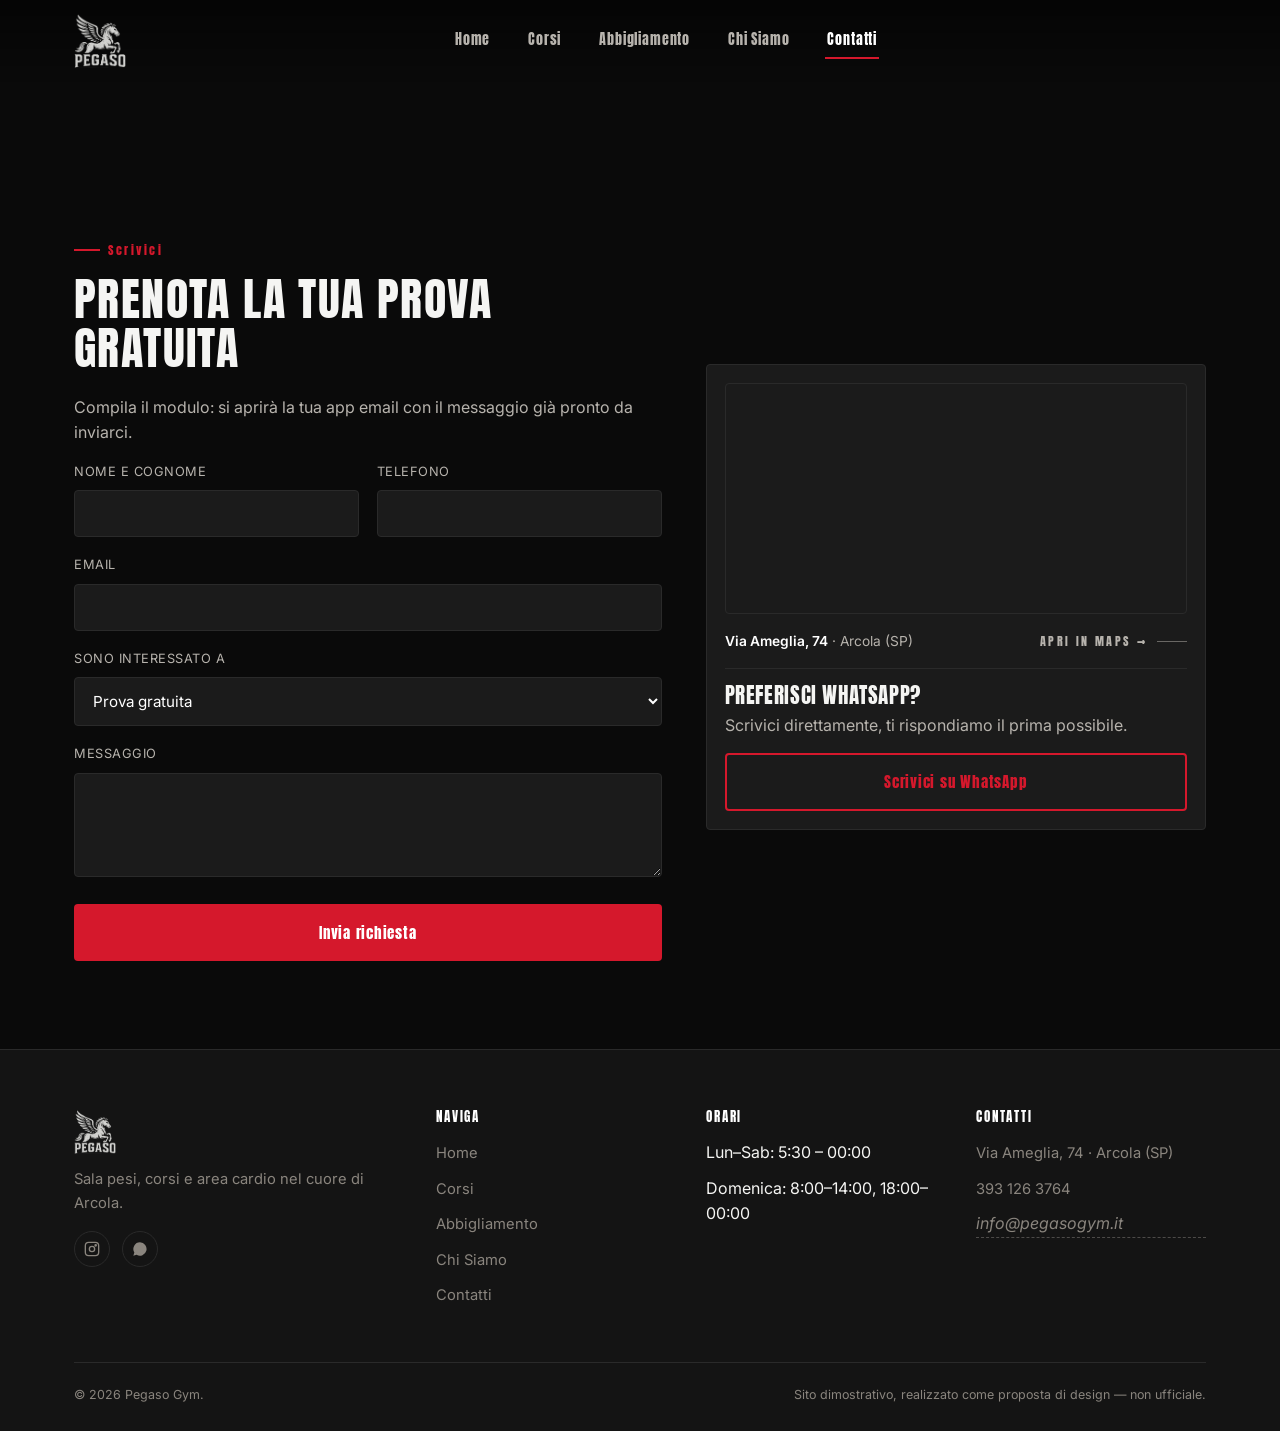
<file: contatti.html>
<!DOCTYPE html>
<html lang="it">
<head>
<meta charset="UTF-8">
<meta name="viewport" content="width=device-width, initial-scale=1.0">
<title>Contatti — Pegaso Gym</title>
<meta name="description" content="Contatta Pegaso Gym: indirizzo, orari, telefono e prenotazione prova gratuita.">
<link rel="icon" type="image/png" href="img/favicon-source.png">
<link rel="preconnect" href="https://fonts.googleapis.com">
<link rel="preconnect" href="https://fonts.gstatic.com" crossorigin>
<link href="https://fonts.googleapis.com/css2?family=Bevan&family=Anton&family=Inter:ital,wght@0,400;0,500;0,600;0,700;1,400&display=swap" rel="stylesheet">
<link rel="stylesheet" href="css/style.css">
</head>
<body>

<header class="site">
  <div class="nav-wrap">
    <a href="index.html" class="logo" aria-label="Pegaso Gym">
      <img src="img/logo-trasparente.png" alt="Pegaso Gym">
    </a>
    <nav class="main-nav" id="mainNav">
      <a href="index.html">Home</a>
      <a href="corsi.html">Corsi</a>
      <a href="abbigliamento.html">Abbigliamento</a>
      <a href="chi-siamo.html">Chi Siamo</a>
      <a href="contatti.html">Contatti</a>
    </nav>
    <div class="nav-actions">
      <button class="hamburger" id="hamburger" aria-label="Menu"><span></span><span></span><span></span></button>
    </div>
  </div>
</header>

<section class="section" style="padding-top:150px;">
  <div class="container">
    <div class="feature-row">
      <div class="copy">
        <div class="eyebrow">Scrivici</div>
        <h2>Prenota la tua prova gratuita</h2>
        <p>Compila il modulo: si aprirà la tua app email con il messaggio già pronto da inviarci.</p>
        <form class="stack" action="mailto:info@pegasogym.it" method="post" enctype="text/plain">
          <div class="form-grid">
            <div>
              <label for="nome">Nome e cognome</label>
              <input type="text" id="nome" name="Nome" required>
            </div>
            <div>
              <label for="telefono">Telefono</label>
              <input type="tel" id="telefono" name="Telefono" required>
            </div>
            <div class="full">
              <label for="email">Email</label>
              <input type="email" id="email" name="Email" required>
            </div>
            <div class="full">
              <label for="interesse">Sono interessato a</label>
              <select id="interesse" name="Interesse">
                <option>Prova gratuita</option>
                <option>Abbonamento sala pesi</option>
                <option>Corso di Pilates</option>
                <option>Informazioni sull'abbigliamento</option>
                <option>Altro</option>
              </select>
            </div>
            <div class="full">
              <label for="messaggio">Messaggio</label>
              <textarea id="messaggio" name="Messaggio" rows="4"></textarea>
            </div>
          </div>
          <button type="submit" class="btn btn-primary" style="margin-top:6px;">Invia richiesta</button>
        </form>
      </div>
      <div class="media stack">
        <div class="contact-panel">
          <div class="map-box">
            <iframe src="https://www.google.com/maps?q=Pegaso+Palestra,+Via+Ameglia+74,+19021+Arcola+SP&output=embed" title="Mappa: Pegaso Gym, Via Ameglia 74, Arcola" loading="lazy" referrerpolicy="no-referrer-when-downgrade" allowfullscreen></iframe>
          </div>
          <div class="map-caption">
            <span><strong>Via Ameglia, 74</strong> · Arcola (SP)</span>
            <a href="https://maps.app.goo.gl/AfYJcQ6Tn7Trak3XA" target="_blank" rel="noopener" class="link-minimal">Apri in Maps →</a>
          </div>
          <div class="whatsapp-block">
            <h3>Preferisci WhatsApp?</h3>
            <p>Scrivici direttamente, ti rispondiamo il prima possibile.</p>
            <a href="https://wa.me/393931263764" target="_blank" rel="noopener" class="btn btn-outline-red btn-block">Scrivici su WhatsApp</a>
          </div>
        </div>
      </div>
    </div>
  </div>
</section>

<footer class="site">
  <div class="container">
    <div class="footer-grid">
      <div>
        <div class="footer-logo">
          <img src="img/logo-trasparente.png" alt="Pegaso Gym">
        </div>
        <p>Sala pesi, corsi e area cardio nel cuore di Arcola.</p>
        <div class="social-row">
          <a href="https://instagram.com/palestra_pegaso" target="_blank" rel="noopener" aria-label="Instagram">
            <svg width="16" height="16" viewBox="0 0 24 24" fill="none" stroke="currentColor" stroke-width="2"><rect x="2" y="2" width="20" height="20" rx="5"/><circle cx="12" cy="12" r="4"/><circle cx="17.5" cy="6.5" r="1"/></svg>
          </a>
          <a href="https://wa.me/393931263764" target="_blank" rel="noopener" aria-label="WhatsApp">
            <svg width="16" height="16" viewBox="0 0 24 24" fill="currentColor"><path d="M17.5 14.4c-.3-.1-1.7-.8-2-.9-.3-.1-.5-.1-.6.1-.2.3-.7.9-.9 1-.1.2-.3.2-.6.1-.9-.4-1.7-.9-2.4-1.6-.6-.6-1.2-1.3-1.6-2.1-.1-.3 0-.4.1-.6.1-.1.3-.3.4-.5.1-.1.2-.3.2-.5.1-.2 0-.4 0-.5-.1-.1-.6-1.5-.8-2-.2-.5-.4-.4-.6-.5h-.5c-.2 0-.5.1-.7.3-.7.7-1.1 1.5-1.1 2.5.1 1.2.5 2.3 1.3 3.3 1.4 2 3.3 3.5 5.5 4.3 1.8.6 2.5.4 3-.1.6-.6 1-1.4 1.1-2.2 0-.1 0-.3-.2-.4z"/><path d="M12 2a10 10 0 00-8.5 15.2L2 22l4.9-1.3A10 10 0 1012 2z"/></svg>
          </a>
        </div>
      </div>
      <div>
        <h4>Naviga</h4>
        <ul>
          <li><a href="index.html">Home</a></li>
          <li><a href="corsi.html">Corsi</a></li>
          <li><a href="abbigliamento.html">Abbigliamento</a></li>
          <li><a href="chi-siamo.html">Chi Siamo</a></li>
          <li><a href="contatti.html">Contatti</a></li>
        </ul>
      </div>
      <div>
        <h4>Orari</h4>
        <ul>
          <li>Lun–Sab: 5:30 – 00:00</li>
          <li>Domenica: 8:00–14:00, 18:00–00:00</li>
        </ul>
      </div>
      <div>
        <h4>Contatti</h4>
        <ul>
          <li><a href="https://maps.app.goo.gl/AfYJcQ6Tn7Trak3XA" target="_blank" rel="noopener">Via Ameglia, 74 · Arcola (SP)</a></li>
          <li><a href="tel:+393931263764">393 126 3764</a></li>
          <li class="tbd">info@pegasogym.it</li>
        </ul>
      </div>
    </div>
    <div class="footer-bottom">
      <span>© 2026 Pegaso Gym.</span>
      <span>Sito dimostrativo, realizzato come proposta di design — non ufficiale.</span>
    </div>
  </div>
</footer>


<script src="js/main.js"></script>
</body>
</html>
</file>
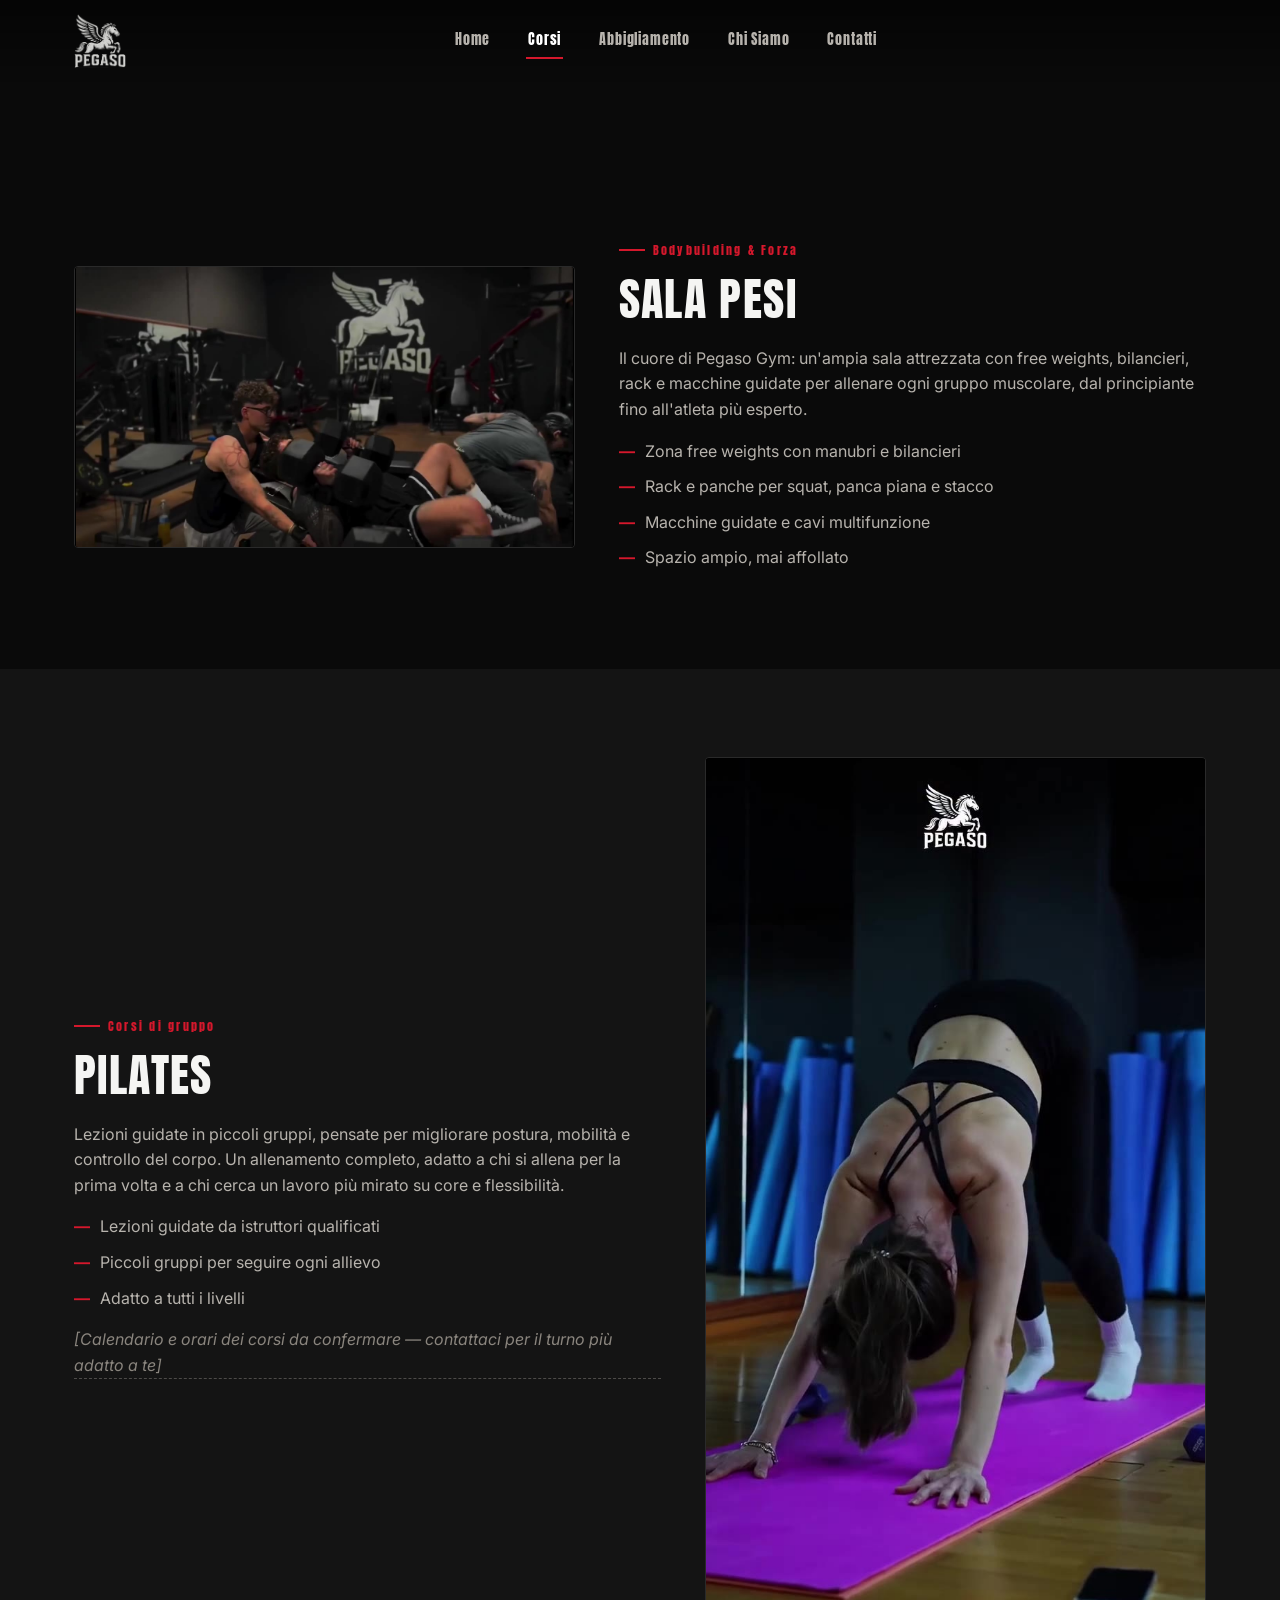
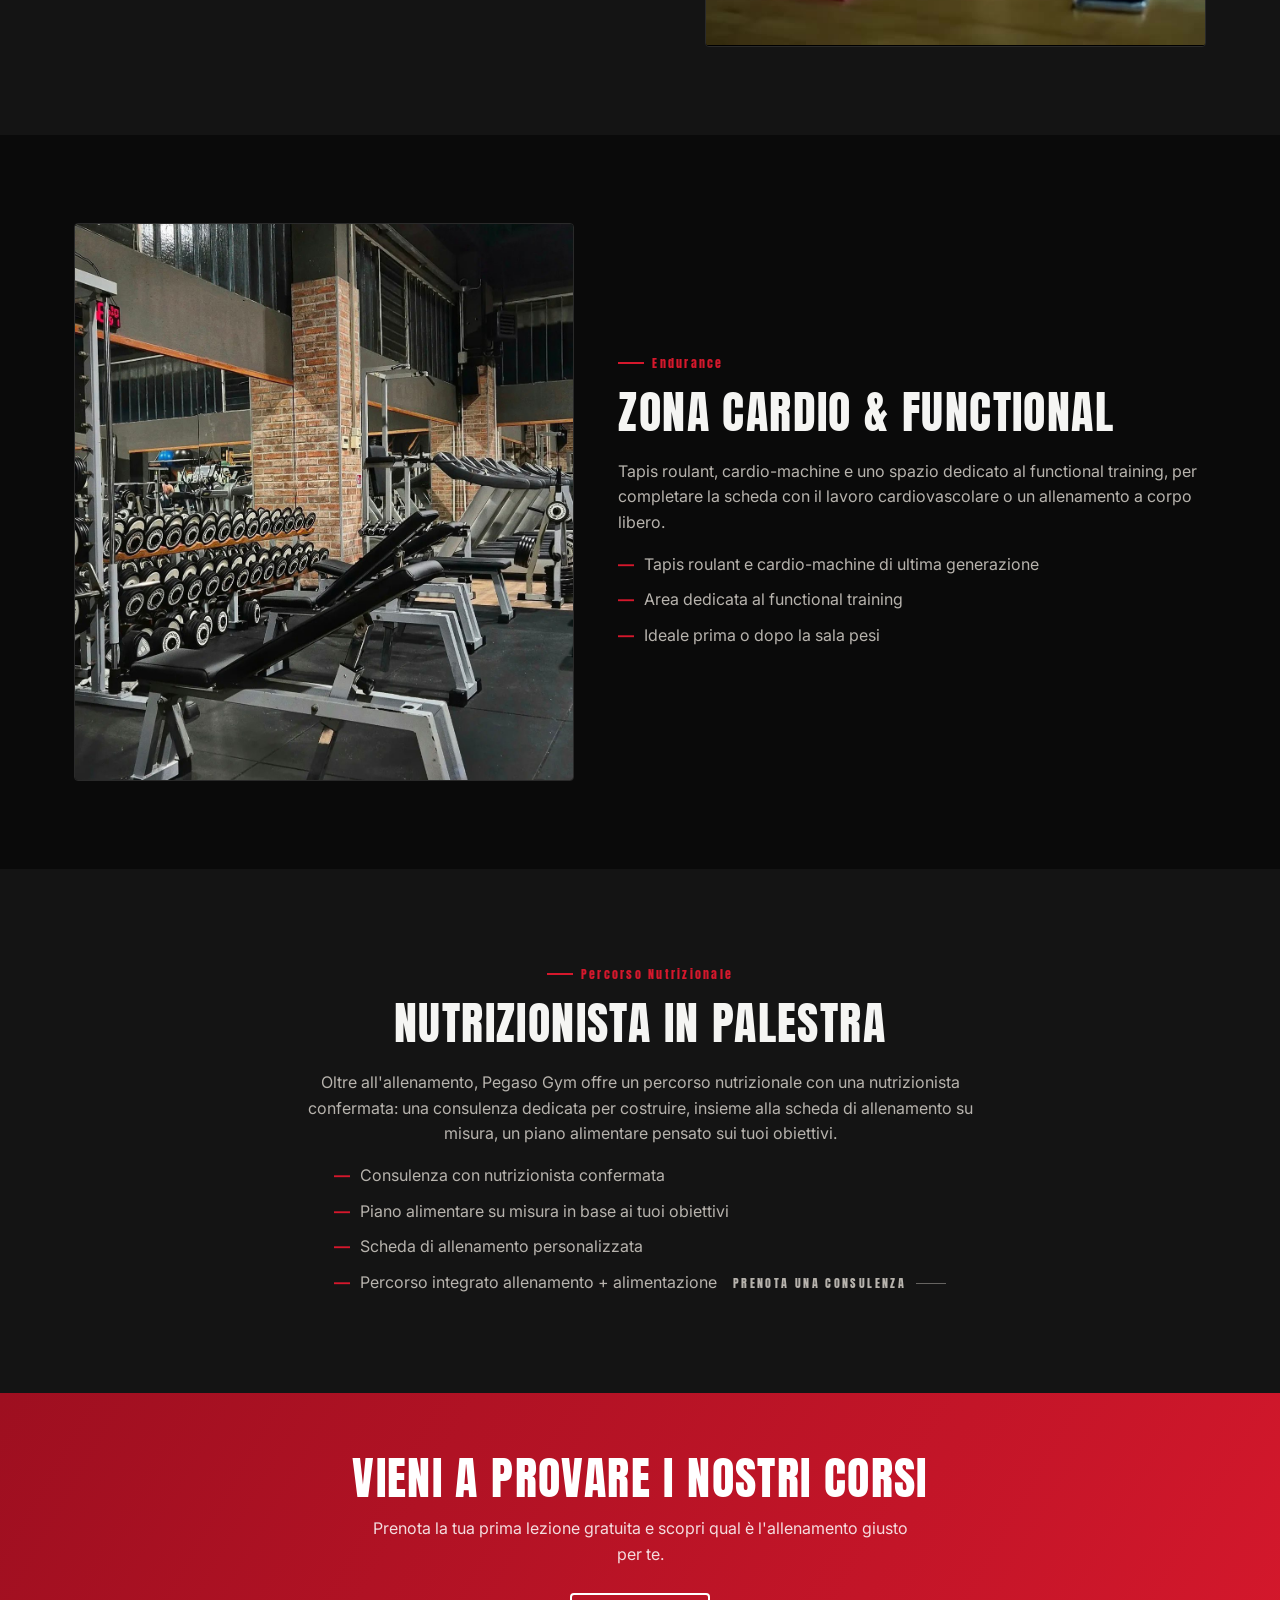
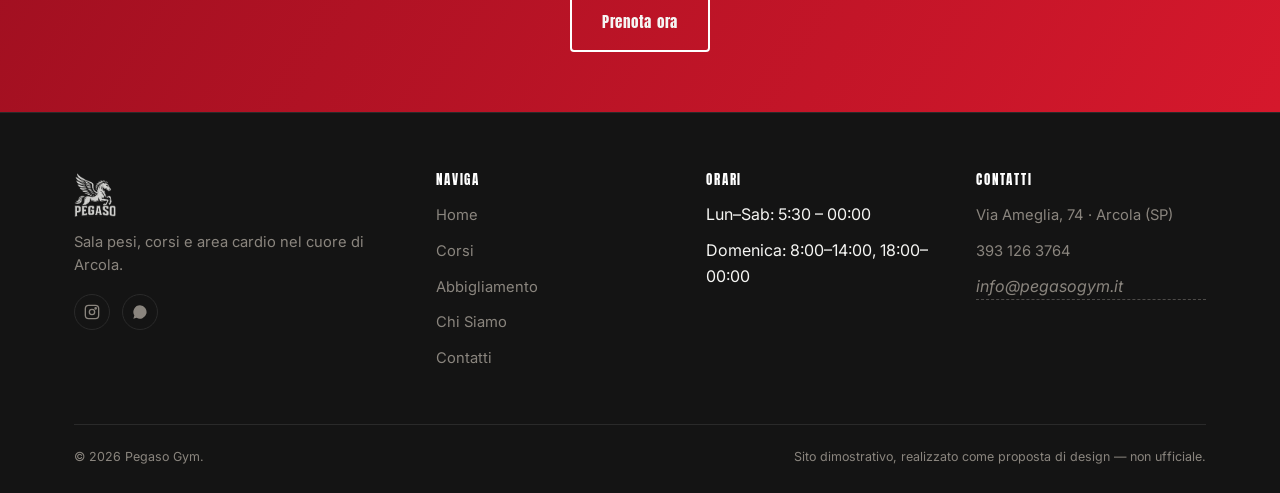
<file: corsi.html>
<!DOCTYPE html>
<html lang="it">
<head>
<meta charset="UTF-8">
<meta name="viewport" content="width=device-width, initial-scale=1.0">
<title>Corsi — Pegaso Gym</title>
<meta name="description" content="Sala pesi, Pilates e zona cardio: scopri i corsi e le aree allenamento di Pegaso Gym.">
<link rel="icon" type="image/png" href="img/favicon-source.png">
<link rel="preconnect" href="https://fonts.googleapis.com">
<link rel="preconnect" href="https://fonts.gstatic.com" crossorigin>
<link href="https://fonts.googleapis.com/css2?family=Bevan&family=Anton&family=Inter:ital,wght@0,400;0,500;0,600;0,700;1,400&display=swap" rel="stylesheet">
<link rel="stylesheet" href="css/style.css">
</head>
<body>

<header class="site">
  <div class="nav-wrap">
    <a href="index.html" class="logo" aria-label="Pegaso Gym">
      <img src="img/logo-trasparente.png" alt="Pegaso Gym">
    </a>
    <nav class="main-nav" id="mainNav">
      <a href="index.html">Home</a>
      <a href="corsi.html">Corsi</a>
      <a href="abbigliamento.html">Abbigliamento</a>
      <a href="chi-siamo.html">Chi Siamo</a>
      <a href="contatti.html">Contatti</a>
    </nav>
    <div class="nav-actions">
      <button class="hamburger" id="hamburger" aria-label="Menu"><span></span><span></span><span></span></button>
    </div>
  </div>
</header>

<section class="section" style="padding-top:150px;">
  <div class="container">
    <div class="feature-row">
      <div class="media media-video" style="aspect-ratio: 1276 / 720;">
        <video src="video/sala-pesi-corso.mp4" poster="img/sala-pesi-video-poster.jpg" autoplay muted loop playsinline preload="auto" aria-label="Video della sala pesi Pegaso Gym" style="object-fit: contain; background: #000;"></video>
      </div>
      <div class="copy">
        <div class="eyebrow">Bodybuilding &amp; Forza</div>
        <h2>Sala Pesi</h2>
        <p>Il cuore di Pegaso Gym: un'ampia sala attrezzata con free weights, bilancieri, rack e macchine guidate per allenare ogni gruppo muscolare, dal principiante fino all'atleta più esperto.</p>
        <ul class="checklist">
          <li>Zona free weights con manubri e bilancieri</li>
          <li>Rack e panche per squat, panca piana e stacco</li>
          <li>Macchine guidate e cavi multifunzione</li>
          <li>Spazio ampio, mai affollato</li>
        </ul>
      </div>
    </div>
  </div>
</section>

<section class="section section--alt">
  <div class="container">
    <div class="feature-row reverse">
      <div class="media media-video" style="aspect-ratio: 720 / 1280;">
        <video src="video/pilates-corso.mp4" poster="img/pilates-video-poster.jpg" autoplay muted loop playsinline preload="auto" aria-label="Video di un corso di Pilates" style="object-fit: contain; background: #000;"></video>
      </div>
      <div class="copy">
        <div class="eyebrow">Corsi di gruppo</div>
        <h2>Pilates</h2>
        <p>Lezioni guidate in piccoli gruppi, pensate per migliorare postura, mobilità e controllo del corpo. Un allenamento completo, adatto a chi si allena per la prima volta e a chi cerca un lavoro più mirato su core e flessibilità.</p>
        <ul class="checklist">
          <li>Lezioni guidate da istruttori qualificati</li>
          <li>Piccoli gruppi per seguire ogni allievo</li>
          <li>Adatto a tutti i livelli</li>
        </ul>
        <p class="tbd" style="margin-top:16px;">[Calendario e orari dei corsi da confermare — contattaci per il turno più adatto a te]</p>
      </div>
    </div>
  </div>
</section>

<section class="section">
  <div class="container">
    <div class="feature-row">
      <div class="media"><img src="img/interior-weightroom-3.jpg" alt="Zona cardio e functional"></div>
      <div class="copy">
        <div class="eyebrow">Endurance</div>
        <h2>Zona Cardio &amp; Functional</h2>
        <p>Tapis roulant, cardio-machine e uno spazio dedicato al functional training, per completare la scheda con il lavoro cardiovascolare o un allenamento a corpo libero.</p>
        <ul class="checklist">
          <li>Tapis roulant e cardio-machine di ultima generazione</li>
          <li>Area dedicata al functional training</li>
          <li>Ideale prima o dopo la sala pesi</li>
        </ul>
      </div>
    </div>
  </div>
</section>

<section class="section section--alt">
  <div class="container">
    <div class="feature-row text-only">
      <div class="copy">
        <div class="eyebrow">Percorso Nutrizionale</div>
        <h2>Nutrizionista in palestra</h2>
        <p>Oltre all'allenamento, Pegaso Gym offre un percorso nutrizionale con una nutrizionista confermata: una consulenza dedicata per costruire, insieme alla scheda di allenamento su misura, un piano alimentare pensato sui tuoi obiettivi.</p>
        <ul class="checklist">
          <li>Consulenza con nutrizionista confermata</li>
          <li>Piano alimentare su misura in base ai tuoi obiettivi</li>
          <li>Scheda di allenamento personalizzata</li>
          <li>Percorso integrato allenamento + alimentazione</li>
        </ul>
        <a href="contatti.html" class="link-minimal" style="margin-top:14px;">Prenota una consulenza</a>
      </div>
    </div>
  </div>
</section>

<section class="cta-band">
  <div class="container">
    <h2>Vieni a provare i nostri corsi</h2>
    <p>Prenota la tua prima lezione gratuita e scopri qual è l'allenamento giusto per te.</p>
    <a href="contatti.html" class="btn btn-outline">Prenota ora</a>
  </div>
</section>

<footer class="site">
  <div class="container">
    <div class="footer-grid">
      <div>
        <div class="footer-logo">
          <img src="img/logo-trasparente.png" alt="Pegaso Gym">
        </div>
        <p>Sala pesi, corsi e area cardio nel cuore di Arcola.</p>
        <div class="social-row">
          <a href="https://instagram.com/palestra_pegaso" target="_blank" rel="noopener" aria-label="Instagram">
            <svg width="16" height="16" viewBox="0 0 24 24" fill="none" stroke="currentColor" stroke-width="2"><rect x="2" y="2" width="20" height="20" rx="5"/><circle cx="12" cy="12" r="4"/><circle cx="17.5" cy="6.5" r="1"/></svg>
          </a>
          <a href="https://wa.me/393931263764" target="_blank" rel="noopener" aria-label="WhatsApp">
            <svg width="16" height="16" viewBox="0 0 24 24" fill="currentColor"><path d="M17.5 14.4c-.3-.1-1.7-.8-2-.9-.3-.1-.5-.1-.6.1-.2.3-.7.9-.9 1-.1.2-.3.2-.6.1-.9-.4-1.7-.9-2.4-1.6-.6-.6-1.2-1.3-1.6-2.1-.1-.3 0-.4.1-.6.1-.1.3-.3.4-.5.1-.1.2-.3.2-.5.1-.2 0-.4 0-.5-.1-.1-.6-1.5-.8-2-.2-.5-.4-.4-.6-.5h-.5c-.2 0-.5.1-.7.3-.7.7-1.1 1.5-1.1 2.5.1 1.2.5 2.3 1.3 3.3 1.4 2 3.3 3.5 5.5 4.3 1.8.6 2.5.4 3-.1.6-.6 1-1.4 1.1-2.2 0-.1 0-.3-.2-.4z"/><path d="M12 2a10 10 0 00-8.5 15.2L2 22l4.9-1.3A10 10 0 1012 2z"/></svg>
          </a>
        </div>
      </div>
      <div>
        <h4>Naviga</h4>
        <ul>
          <li><a href="index.html">Home</a></li>
          <li><a href="corsi.html">Corsi</a></li>
          <li><a href="abbigliamento.html">Abbigliamento</a></li>
          <li><a href="chi-siamo.html">Chi Siamo</a></li>
          <li><a href="contatti.html">Contatti</a></li>
        </ul>
      </div>
      <div>
        <h4>Orari</h4>
        <ul>
          <li>Lun–Sab: 5:30 – 00:00</li>
          <li>Domenica: 8:00–14:00, 18:00–00:00</li>
        </ul>
      </div>
      <div>
        <h4>Contatti</h4>
        <ul>
          <li><a href="https://maps.app.goo.gl/AfYJcQ6Tn7Trak3XA" target="_blank" rel="noopener">Via Ameglia, 74 · Arcola (SP)</a></li>
          <li><a href="tel:+393931263764">393 126 3764</a></li>
          <li class="tbd">info@pegasogym.it</li>
        </ul>
      </div>
    </div>
    <div class="footer-bottom">
      <span>© 2026 Pegaso Gym.</span>
      <span>Sito dimostrativo, realizzato come proposta di design — non ufficiale.</span>
    </div>
  </div>
</footer>


<script src="js/main.js"></script>
</body>
</html>
</file>
<file: css/style.css>
/* =========================================================
   PEGASO GYM — stylesheet
   Palette: nero profondo + rosso brand + bianco.
   Font: Bevan (wordmark), Anton (titoli), Inter (testo)
   ========================================================= */

:root{
  --black: #0a0a0a;
  --black-soft: #141414;
  --panel: #1b1b1b;
  --line: #2a2a2a;
  --red: #d5182c;
  --red-dark: #9e0f20;
  --white: #f5f5f3;
  --grey: #b7b3ad;
  --grey-dim: #8a857e;
  --radius: 4px;
  --maxw: 1180px;
  --header-h: 84px;
  --ff-wordmark: "Bevan", serif;
  --ff-head: "Anton", sans-serif;
  --ff-body: "Inter", system-ui, -apple-system, sans-serif;
}

*,*::before,*::after{ box-sizing: border-box; }
html{ scroll-behavior: smooth; }
body{
  margin:0;
  background: var(--black);
  color: var(--white);
  font-family: var(--ff-body);
  font-size: 16px;
  line-height: 1.6;
  -webkit-font-smoothing: antialiased;
}
img{ max-width:100%; display:block; }
a{ color: inherit; text-decoration:none; }
ul{ margin:0; padding:0; list-style:none; }
h1,h2,h3,h4{
  font-family: var(--ff-head);
  text-transform: uppercase;
  letter-spacing: .03em;
  font-weight: 400;
  line-height: 1.05;
  margin: 0 0 .5em;
}
p{ margin:0 0 1em; color: var(--grey); }
.container{ max-width: var(--maxw); margin: 0 auto; padding: 0 24px; }
.section{ padding: 88px 0; }
.section--tight{ padding: 56px 0; }
.section--alt{ background: var(--black-soft); }
.eyebrow{
  display:inline-flex; align-items:center; gap:8px;
  font-family: var(--ff-head);
  color: var(--red);
  letter-spacing: .18em;
  font-size: .78rem;
  margin-bottom: 14px;
}
.eyebrow::before{ content:""; width:26px; height:2px; background: var(--red); }
.section-head{ max-width: 640px; margin-bottom: 44px; }
.section-head.center{ margin-left:auto; margin-right:auto; text-align:center; }
h1{ font-size: clamp(2.6rem, 6vw, 4.6rem); }
h2{ font-size: clamp(1.9rem, 4vw, 2.9rem); }
h3{ font-size: 1.3rem; }

/* ---------- buttons ---------- */
.btn{
  display:inline-flex; align-items:center; justify-content:center; gap:10px;
  font-family: var(--ff-head);
  letter-spacing: .05em;
  font-size: .95rem;
  padding: 15px 30px;
  border-radius: var(--radius);
  border: 2px solid transparent;
  cursor:pointer;
  transition: transform .15s ease, background .2s ease, color .2s ease, border-color .2s ease;
  white-space: nowrap;
}
.btn:hover{ transform: translateY(-2px); }
.btn-primary{ background: var(--red); color:#fff; }
.btn-primary:hover{ background:#ef2138; }
.btn-outline{ border-color: var(--white); color: var(--white); background: transparent; }
.btn-outline:hover{ background: var(--white); color: var(--black); }
.btn-outline-red{ border-color: var(--red); color: var(--red); background: transparent; }
.btn-outline-red:hover{ background: var(--red); color:#fff; }
.btn-block{ width:100%; }
.btn-sm{ padding: 10px 18px; font-size:.82rem; }
.btn:disabled{ opacity:.45; cursor:not-allowed; transform:none; }

/* ---------- topbar + header ---------- */
.topbar{
  background: var(--red);
  color:#fff;
  font-family: var(--ff-head);
  font-size: .74rem;
  letter-spacing: .08em;
  text-align:center;
  padding: 7px 12px;
}
header.site{
  position: sticky; top:0; z-index: 100;
  background: transparent;
  border-bottom: 1px solid transparent;
  transition: border-color .3s ease;
}
/* lo sfondo/blur va sullo pseudo-elemento, non su header.site: un
   backdrop-filter sull'header lo trasformerebbe in "containing block" per
   il menu mobile (position:fixed), mandando in tilt il viewport su telefono
   (layout raddoppiato / contenuti tagliati e mal centrati). */
header.site::before{
  content:""; position:absolute; inset:0; z-index:-1;
  background: linear-gradient(180deg, rgba(0,0,0,.5) 0%, rgba(0,0,0,0) 100%);
  opacity:1; transition: opacity .3s ease, background .3s ease; pointer-events:none;
}
header.site.scrolled{
  border-bottom-color: var(--line);
}
header.site.scrolled::before{
  opacity:1;
  background: rgba(10,10,10,.92);
  backdrop-filter: saturate(140%) blur(6px);
  -webkit-backdrop-filter: saturate(140%) blur(6px);
}

/* pull hero sections up under the sticky header so it floats over them */
.hero, .page-hero, .lux-hero{ margin-top: calc(-1 * var(--header-h)); }
.nav-wrap{
  display:flex; align-items:center; justify-content:space-between;
  padding: 14px 24px;
  max-width: var(--maxw); margin:0 auto;
}
.logo{
  display:flex; align-items:center; gap:10px;
  font-family: var(--ff-wordmark);
  font-size: 1.5rem;
  letter-spacing: .01em;
  color:#fff;
}
.logo img{ height:54px; width:auto; flex:none; }
.logo small{
  display:block; font-family: var(--ff-body); font-weight:600;
  font-size:.6rem; letter-spacing:.24em; color: var(--grey-dim);
  margin-top: -2px;
}
nav.main-nav{ display:flex; align-items:center; gap:34px; }
nav.main-nav a{
  font-family: var(--ff-head);
  font-size: .86rem; letter-spacing:.06em;
  color: var(--grey);
  padding: 6px 2px;
  border-bottom: 2px solid transparent;
  transition: color .15s ease, border-color .15s ease;
}
nav.main-nav a:hover, nav.main-nav a.active{ color:#fff; border-color: var(--red); }
.nav-actions{ display:flex; align-items:center; gap:14px; }
.hamburger{
  display:none; flex-direction:column; gap:5px; background:none; border:0; cursor:pointer; padding:6px;
}
.hamburger span{ width:24px; height:2px; background:#fff; display:block; }

@media (max-width: 900px){
  nav.main-nav{
    position:fixed; inset: 62px 0 0 0; height:calc(100dvh - 62px);
    background: var(--black); flex-direction:column; align-items:flex-start;
    padding: 30px 24px; gap: 22px; transform: translateX(100%);
    transition: transform .25s ease; overflow-y:auto;
  }
  nav.main-nav.open{ transform: translateX(0); }
  nav.main-nav a{ font-size:1.3rem; }
  .hamburger{ display:flex; }
}

/* ---------- hero ---------- */
.hero{
  position:relative; min-height: 86vh; display:flex; align-items:flex-end;
  background: var(--black);
  background-size: cover; background-position: center;
  border-bottom: 1px solid var(--line);
  overflow: hidden;
}
.hero-video{
  position:absolute; inset:0; z-index:0;
  width:100%; height:100%; object-fit:cover; object-position: center 30%;
}
.hero::after{
  content:""; position:absolute; inset:0; z-index:1;
  background: linear-gradient(180deg, rgba(10,10,10,.35) 0%, rgba(10,10,10,.55) 45%, rgba(10,10,10,.96) 100%);
}
.hero-play-hint{
  display:none; flex-direction:column; align-items:center; gap:10px;
  position:absolute; z-index:3; left:50%; top:50%; transform:translate(-50%,-50%);
  padding:22px 28px; border-radius:999px;
  background: rgba(10,10,10,.7); border:1px solid rgba(255,255,255,.35); color:#fff;
  font-family: var(--ff-body); font-size:.8rem; font-weight:600; letter-spacing:.02em;
  cursor:pointer; backdrop-filter: blur(4px);
  animation: heroPlayPulse 1.8s ease-in-out infinite;
}
.hero-play-hint.show{ display:flex; }
.hero-play-hint:hover{ border-color: var(--red); color: var(--red); }
.hero-play-hint svg{ flex:none; width:26px; height:26px; }
.hero-play-hint span{ white-space:nowrap; }
@keyframes heroPlayPulse{
  0%, 100%{ box-shadow: 0 0 0 0 rgba(255,255,255,.25); }
  50%{ box-shadow: 0 0 0 14px rgba(255,255,255,0); }
}
@media (prefers-reduced-motion: reduce){
  .hero-play-hint{ animation:none; }
}
.hero-inner{ position:relative; z-index:2; padding: 90px 0 64px; width:100%; }
.hero-tag{
  font-family: var(--ff-head); color: var(--red); letter-spacing:.2em; font-size:.85rem; margin-bottom:18px;
}
.hero h1{ margin-bottom: 18px; max-width: 780px; }
.hero h1 em, .lux-hero h1 em{
  display:block; font-style:italic; font-family: var(--ff-body); font-weight:400;
  text-transform:none; letter-spacing:0; opacity:.82;
  font-size: .5em; margin-top:.14em;
}
.hero p.lead{ max-width: 520px; font-size: 1.05rem; color: var(--grey); }
.hero-cta{ display:flex; flex-wrap:wrap; gap:16px; margin-top:30px; }

.page-hero{
  position:relative; padding: 150px 0 60px; background-size:cover; background-position:center;
  border-bottom: 1px solid var(--line);
}
.page-hero::after{ content:""; position:absolute; inset:0; background: rgba(10,10,10,.72); }
.page-hero .container{ position:relative; z-index:2; }
.page-hero .eyebrow{ margin-bottom: 10px; }
.page-hero p.lead{ max-width:600px; }

/* ---------- cards / grids ---------- */
.grid{ display:grid; gap: 26px; }
.grid-3{ grid-template-columns: repeat(3, 1fr); }
.grid-2{ grid-template-columns: repeat(2, 1fr); }
.grid-4{ grid-template-columns: repeat(4, 1fr); }
@media (max-width: 940px){ .grid-3,.grid-4{ grid-template-columns: repeat(2,1fr); } }
@media (max-width: 600px){ .grid-2,.grid-3,.grid-4{ grid-template-columns: 1fr; } }

.card{
  background: var(--panel); border:1px solid var(--line); border-radius: var(--radius);
  overflow:hidden; display:flex; flex-direction:column;
}
.card-media{ aspect-ratio: 4/3; overflow:hidden; background:#000; }
.card-media img{ width:100%; height:100%; object-fit:cover; transition: transform .5s ease; }
.card:hover .card-media img{ transform: scale(1.06); }
.card-body{ padding: 22px 22px 26px; flex:1; display:flex; flex-direction:column; }
.card-body h3{ margin-bottom:8px; }
.card-tag{
  font-family: var(--ff-head); color: var(--red); font-size:.72rem; letter-spacing:.14em; margin-bottom:10px;
}
.card-body p{ flex:1; font-size:.94rem; }

/* ---------- gym carousel ---------- */
.carousel-intro{ max-width:640px; margin:14px auto 0; color: var(--grey); text-align:center; }
.carousel{
  position:relative; max-width:880px; margin:36px auto 0; border-radius: var(--radius); overflow:hidden;
  border:1px solid var(--line); background: var(--panel);
}
.carousel-track{ display:flex; transition: transform .55s cubic-bezier(.4,0,.2,1); }
.carousel-slide{ flex:0 0 100%; aspect-ratio: 16/9; }
.carousel-slide img{ width:100%; height:100%; object-fit:cover; display:block; }
.carousel-arrow{
  position:absolute; top:50%; transform:translateY(-50%); width:44px; height:44px; border-radius:50%;
  background: rgba(0,0,0,.55); border:1px solid rgba(255,255,255,.25); color:#fff;
  display:flex; align-items:center; justify-content:center; cursor:pointer; transition: background .2s, border-color .2s;
}
.carousel-arrow:hover{ background: var(--red); border-color: var(--red); }
.carousel-arrow.prev{ left:16px; }
.carousel-arrow.next{ right:16px; }
.carousel-dots{ position:absolute; bottom:16px; left:50%; transform:translateX(-50%); display:flex; gap:8px; }
.carousel-dot{
  width:8px; height:8px; border-radius:50%; background: rgba(255,255,255,.4); cursor:pointer;
  border:none; padding:0; transition: background .2s, width .2s;
}
.carousel-dot.active{ background: var(--red); width:22px; border-radius:4px; }
@media (max-width: 640px){
  .carousel-slide{ aspect-ratio: 4/5; }
  .carousel-arrow{ width:36px; height:36px; }
}

/* griglia abbonamenti: tutti i piani visibili insieme, affiancati (non più carosello) */
.pricing-grid{
  display:grid; grid-template-columns: repeat(4, 1fr); gap:22px; margin-top:40px;
}
@media (max-width: 940px){ .pricing-grid{ grid-template-columns: repeat(2,1fr); gap:20px; } }
@media (max-width: 560px){ .pricing-grid{ grid-template-columns: 1fr; max-width:360px; margin-left:auto; margin-right:auto; } }

.feature-row{ display:flex; gap:44px; align-items:center; }
.feature-row .media{ flex: 1 1 46%; }
.feature-row .media img{ border-radius: var(--radius); border:1px solid var(--line); }
.feature-row .media.logo-showcase{
  display:flex; align-items:center; justify-content:center;
  background: radial-gradient(ellipse at center, rgba(213,24,44,.14), transparent 70%), var(--panel);
  border-radius: var(--radius); border:1px solid var(--line); padding: 40px; aspect-ratio: 1 / 1;
}
.feature-row .media.logo-showcase img{
  border:none; border-radius:0; max-width: 74%; height:auto; width:auto;
}
.feature-row .media.media-video{
  overflow:hidden;
  border-radius: var(--radius); border:1px solid var(--line);
}
.feature-row .media.media-video video{
  width:100%; height:100%; object-fit:cover; object-position: center; display:block;
}
.feature-row .media.media-duo{
  display:grid; grid-template-columns: 1fr 1fr; gap:14px;
}
.feature-row .media.media-duo img{
  width:100%; height:100%; object-fit:cover; aspect-ratio: 3/4;
}
.feature-row .media.media-duo img:first-child{ margin-top: 34px; }
.feature-row .copy{ flex: 1 1 54%; }
.feature-row.reverse{ flex-direction:row-reverse; }
.feature-row.text-only .copy{ flex:1 1 100%; max-width:680px; margin:0 auto; text-align:center; }
.feature-row.text-only .eyebrow{ justify-content:center; }
.feature-row.text-only .checklist{ text-align:left; display:inline-block; }
/* Mobile: foto/video e testo impilati a piena larghezza — niente più
   colonne strette con la foto piccola e testo che lascia vuoto sotto. */
@media (max-width: 640px){
  .feature-row, .feature-row.reverse{ flex-direction:column; gap:22px; align-items:stretch; }
  .feature-row .media, .feature-row .copy{ flex:1 1 auto; width:100%; }
  /* i video dei corsi sono girati a bassa risoluzione (fonte WhatsApp):
     a piena larghezza su schermi grandi risultano sgranati. Li teniamo
     un po' più contenuti e centrati invece di stirarli edge-to-edge. */
  .feature-row .media.media-video{ max-width:300px; margin:0 auto; }
  .feature-row .media.media-duo{ gap:6px; }
  .feature-row .media.media-duo img:first-child{ margin-top:0; }
  .feature-row h2{ font-size:1.5rem; margin-bottom:.4em; }
  .feature-row .eyebrow{ font-size:.7rem; margin-bottom:10px; }
  .feature-row p{ font-size:.92rem; margin-bottom:.8em; }
  .feature-row .checklist li{ font-size:.86rem; padding-left:22px; margin-bottom:8px; }
  .feature-row .link-minimal, .feature-row .btn{ font-size:.82rem; }
  .feature-row.text-only .copy{ flex-basis:100%; }
}
.checklist li{
  position:relative; padding-left:26px; margin-bottom:10px; color: var(--grey);
}
.checklist li::before{
  content:"—"; position:absolute; left:0; color: var(--red); font-weight:700;
}

/* ---------- pricing ---------- */
.price-card{
  text-align:center; position:relative; overflow:visible;
  background: var(--panel); border:1px solid var(--line); border-radius: var(--radius);
  transition: border-color .25s ease, transform .25s ease, background .25s ease;
}
.price-card:hover{ transform: translateY(-6px); border-color: var(--red); }
.price-card.featured{
  background: linear-gradient(180deg, rgba(213,24,44,.16) 0%, var(--panel) 60%);
  border-color: var(--red);
  box-shadow: 0 0 0 1px var(--red), 0 24px 44px -24px rgba(213,24,44,.55);
}
.price-card .card-body{ align-items:center; padding: 34px 24px 28px; }
.price-badge{
  position:absolute; top:0; left:50%; transform: translate(-50%, -50%);
  background: var(--red); color:#fff; white-space:nowrap;
  font-family: var(--ff-head); font-size:.64rem; letter-spacing:.1em; padding:7px 16px;
  border-radius: 999px; box-shadow: 0 4px 14px rgba(213,24,44,.4);
}
.price-name{
  font-family: var(--ff-head); letter-spacing:.08em; font-size:.82rem; color: var(--grey-dim);
  text-transform:uppercase; margin-bottom:20px;
}
.price-card.featured .price-name{ color: var(--white); }
.price-value{ font-family: var(--ff-head); font-size:3rem; line-height:1; color:#fff; }
.price-value sup{ font-size:1.2rem; vertical-align:.8em; margin-right:3px; color: var(--red); }
.price-period{ font-size:.82rem; color: var(--grey-dim); margin: 8px 0 6px; }
.price-note{
  font-size:.82rem; color: var(--grey); margin: 0 0 26px; padding-bottom:26px;
  border-bottom:1px solid var(--line); width:100%;
}
.price-card .btn{ width:100%; margin-top:auto; }

/* ---------- CTA band ---------- */
.cta-band{
  background: linear-gradient(120deg, var(--red-dark), var(--red));
  padding: 60px 0; text-align:center;
}
.cta-band h2{ color:#fff; margin-bottom:14px; }
.cta-band p{ color: rgba(255,255,255,.85); max-width:560px; margin:0 auto 26px; }
.cta-band .btn-outline{ border-color:#fff; }
.cta-band .btn-outline:hover{ background:#fff; color: var(--red); }

/* ---------- footer ---------- */
footer.site{ background: var(--black-soft); border-top:1px solid var(--line); padding: 60px 0 26px; }
.footer-grid{ display:grid; grid-template-columns: 1.4fr 1fr 1fr 1fr; gap: 40px; margin-bottom: 44px; }
.footer-grid h4{ font-size:.82rem; letter-spacing:.14em; color:#fff; margin-bottom:16px; }
.footer-grid p, .footer-grid a{ color: var(--grey-dim); font-size:.92rem; }
.footer-grid ul li{ margin-bottom:10px; }
.footer-grid a:hover{ color: var(--red); }
.footer-logo{ font-family: var(--ff-wordmark); font-size:1.4rem; color:#fff; margin-bottom:14px; display:flex; align-items:center; gap:10px; }
.footer-logo img{ height:44px; width:auto; }
.social-row{ display:flex; gap:12px; margin-top:16px; }
.social-row a{
  width:36px; height:36px; border:1px solid var(--line); border-radius:50%;
  display:flex; align-items:center; justify-content:center;
}
.social-row a:hover{ border-color: var(--red); color: var(--red); }
.footer-bottom{
  border-top:1px solid var(--line); padding-top:22px;
  display:flex; justify-content:space-between; flex-wrap:wrap; gap:10px;
  color: var(--grey-dim); font-size:.78rem;
}
@media (max-width: 860px){ .footer-grid{ grid-template-columns: 1fr 1fr; } }
@media (max-width: 520px){ .footer-grid{ grid-template-columns: 1fr; } }

/* ---------- info strip (contatti) ---------- */
.info-strip{
  display:flex; flex-wrap:wrap; background: var(--black-soft); border-bottom:1px solid var(--line);
}
.info-strip > div{
  flex:1 1 220px; padding: 22px 24px; border-right:1px solid var(--line);
  display:flex; flex-direction:column; gap:4px;
}
.info-strip > div:last-child{ border-right:0; }
.info-strip strong{
  font-family: var(--ff-head); font-size:.98rem; letter-spacing:.03em; color:#fff; font-style:normal;
}
.info-strip span{ font-size:.82rem; color: var(--grey-dim); }
@media (max-width:700px){
  .info-strip > div{ flex:1 1 50%; border-bottom:1px solid var(--line); }
}

/* ---------- badge / placeholder note ---------- */
.tbd{
  color: var(--grey-dim);
  font-style: italic;
  border-bottom: 1px dashed rgba(183,179,173,.35);
}

/* ---------- minimal link CTA (editorial style, secondary actions) ---------- */
.link-minimal{
  display:inline-flex; align-items:center; gap:10px;
  font-family: var(--ff-head); font-size:.74rem; letter-spacing:.2em; text-transform:uppercase;
  color: var(--grey); transition: color .2s ease;
}
.link-minimal::after{ content:""; width:30px; height:1px; background: currentColor; opacity:.5; transition: width .25s ease, opacity .25s ease; }
.link-minimal:hover{ color:#fff; }
.link-minimal:hover::after{ width:44px; opacity:.9; }

/* ---------- lux hero (abbigliamento) ---------- */
.lux-hero{
  position:relative; min-height:88vh; display:flex; align-items:flex-end;
  background-size:cover; background-position:center; overflow:hidden; border-bottom:1px solid var(--line);
}
.lux-hero::after{
  content:""; position:absolute; inset:0;
  background:
    linear-gradient(180deg, rgba(10,10,10,.5) 0%, rgba(10,10,10,.22) 24%, rgba(10,10,10,.58) 62%, rgba(10,10,10,.97) 100%),
    linear-gradient(90deg, rgba(10,10,10,.6) 0%, rgba(10,10,10,.22) 42%, rgba(10,10,10,0) 68%);
}
.lux-hero .container{ position:relative; z-index:2; padding-bottom:68px; }
.lux-hero .eyebrow, .lux-hero h1, .lux-hero p.lead{ text-shadow: 0 2px 16px rgba(0,0,0,.75), 0 1px 3px rgba(0,0,0,.9); }
.lux-hero h1{
  font-family: var(--ff-wordmark); text-transform:uppercase; letter-spacing:.01em;
  font-size: clamp(2.6rem, 7vw, 5.4rem); line-height:1.02; max-width:840px; margin-bottom:18px;
}
.lux-hero p.lead{ max-width:460px; color: rgba(245,245,243,.85); }
.lux-scroll-cue{
  display:inline-flex; align-items:center; gap:10px; margin-top:26px;
  font-family: var(--ff-head); font-size:.74rem; letter-spacing:.2em; text-transform:uppercase; color: rgba(245,245,243,.72);
}
.lux-scroll-cue::after{ content:""; width:30px; height:1px; background: rgba(245,245,243,.5); }

/* ---------- lookbook ---------- */
.lookbook{ padding: 104px 0 6px; }
.lookbook .section-head{ max-width:640px; margin: 0 auto 56px; text-align:center; }
.lookbook-grid{ display:grid; grid-template-columns: repeat(4, 1fr); gap:18px; }
.lookbook-item{ aspect-ratio: 3/4; overflow:hidden; border-radius: var(--radius); background:#000; }
.lookbook-item img{
  width:100%; height:100%; object-fit:cover; display:block;
  transition: transform 1s cubic-bezier(.16,.66,.24,1);
}
.lookbook-item:hover img{ transform: scale(1.06); }
.lookbook-item.offset{ margin-top:64px; }
@media (max-width: 940px){
  .lookbook-grid{ grid-template-columns: repeat(2, 1fr); }
  .lookbook-item.offset{ margin-top:0; }
  .lookbook-item:nth-child(2n){ margin-top:40px; }
}
@media (max-width: 560px){
  .lookbook-grid{ gap:12px; }
}

/* ---------- editorial statement ---------- */
.editorial-statement{ padding: 70px 0 100px; text-align:center; }
.editorial-statement p{
  font-family: var(--ff-head); text-transform:uppercase; letter-spacing:.015em;
  font-size: clamp(1.35rem, 3.2vw, 2.3rem); line-height:1.35; color:#fff; max-width:880px; margin:0 auto;
}
.editorial-statement p span{ color: var(--red); }

/* ---------- shop toolbar (minimal tabs) ---------- */
.shop-toolbar{
  display:flex; justify-content:space-between; align-items:center; flex-wrap:wrap; gap:16px;
  margin-bottom:50px; padding-bottom:20px; border-bottom:1px solid var(--line);
}
.shop-toolbar .filters{ display:flex; gap:30px; flex-wrap:wrap; }
.filter-btn{
  font-family: var(--ff-head); font-size:.8rem; letter-spacing:.1em; text-transform:uppercase;
  padding: 4px 0 10px; border:0; border-bottom:2px solid transparent; border-radius:0; color: var(--grey-dim); background:transparent; cursor:pointer;
}
.filter-btn.active, .filter-btn:hover{ border-bottom-color: var(--red); color:#fff; }

/* ---------- lux product grid ---------- */
.lux-grid{ display:grid; grid-template-columns: repeat(3, 1fr); gap: 46px 34px; }
@media (max-width: 940px){ .lux-grid{ grid-template-columns: repeat(2,1fr); gap:38px 24px; } }
@media (max-width: 600px){ .lux-grid{ grid-template-columns: 1fr; } }

.lux-product{ display:flex; flex-direction:column; }
.lux-media{ position:relative; aspect-ratio: 4/5; overflow:hidden; background:#000; margin-bottom:18px; }
.lux-media img{
  width:100%; height:100%; object-fit:cover; display:block;
  transition: transform 1s cubic-bezier(.16,.66,.24,1);
}
.lux-product:hover .lux-media img{ transform: scale(1.05); }
.lux-tag{
  position:absolute; top:14px; left:14px; font-family: var(--ff-head); font-size:.64rem; letter-spacing:.14em;
  text-transform:uppercase; color:#fff; background: rgba(10,10,10,.55); padding:6px 10px;
}
.lux-name-row{ display:flex; justify-content:space-between; align-items:baseline; gap:10px; margin-bottom:6px; }
.lux-name{
  font-family: var(--ff-body); font-weight:600; font-size:1rem; color:#fff;
  text-transform:none; letter-spacing:0; margin:0;
}
.lux-price{ font-family: var(--ff-head); font-size:.96rem; color:#fff; white-space:nowrap; }
.lux-desc{ font-size:.86rem; color: var(--grey-dim); margin-bottom:14px; }

/* form */
.form-grid{ display:grid; grid-template-columns: 1fr 1fr; gap:18px; }
.form-grid .full{ grid-column: 1 / -1; }
label{ display:block; font-size:.8rem; letter-spacing:.04em; color: var(--grey); margin-bottom:8px; text-transform:uppercase; }
input, textarea, select{
  width:100%; background: var(--panel); border:1px solid var(--line); color:#fff;
  padding: 13px 14px; border-radius: var(--radius); font-family: var(--ff-body); font-size:.95rem;
}
input:focus, textarea:focus, select:focus{ outline:none; border-color: var(--red); }
@media (max-width:640px){ .form-grid{ grid-template-columns:1fr; } }

/* map */
.map-box{
  aspect-ratio: 16/8; border:1px solid var(--line); border-radius: var(--radius);
  background: var(--panel); overflow:hidden; position:relative;
}
.map-box iframe{ width:100%; height:100%; border:0; display:block; }
.map-box p.tbd{ display:flex; align-items:center; justify-content:center; text-align:center; padding:30px; height:100%; margin:0; }

/* pannello contatti: mappa + indirizzo + whatsapp raggruppati in un unico blocco */
.contact-panel{
  background: var(--panel); border:1px solid var(--line); border-radius: var(--radius);
  padding:18px; display:flex; flex-direction:column; gap:16px;
}
.contact-panel .map-box{ border-color: var(--line); }
.map-caption{
  display:flex; align-items:center; justify-content:space-between; gap:12px; flex-wrap:wrap;
  font-size:.86rem; color: var(--grey);
}
.map-caption strong{ color:#fff; font-weight:600; }
.whatsapp-block{ border-top:1px solid var(--line); padding-top:16px; }
.whatsapp-block h3{ margin-bottom:6px; }
.whatsapp-block p{ color: var(--grey); margin-bottom:14px; }

/* utilities */
.mt-0{ margin-top:0; } .mb-0{ margin-bottom:0; }
.text-center{ text-align:center; }
.stack{ display:flex; flex-direction:column; gap:14px; }

/* ---------- scroll reveal ---------- */
.reveal{
  opacity:0; transform: translateY(30px);
  transition: opacity .8s cubic-bezier(.2,.7,.2,1), transform .8s cubic-bezier(.2,.7,.2,1);
}
.reveal.is-visible{ opacity:1; transform:none; }
.reveal-group .reveal:nth-child(2){ transition-delay:.08s; }
.reveal-group .reveal:nth-child(3){ transition-delay:.16s; }
.reveal-group .reveal:nth-child(4){ transition-delay:.24s; }
@media (prefers-reduced-motion: reduce){
  .reveal{ opacity:1; transform:none; transition:none; }
}
</file>
